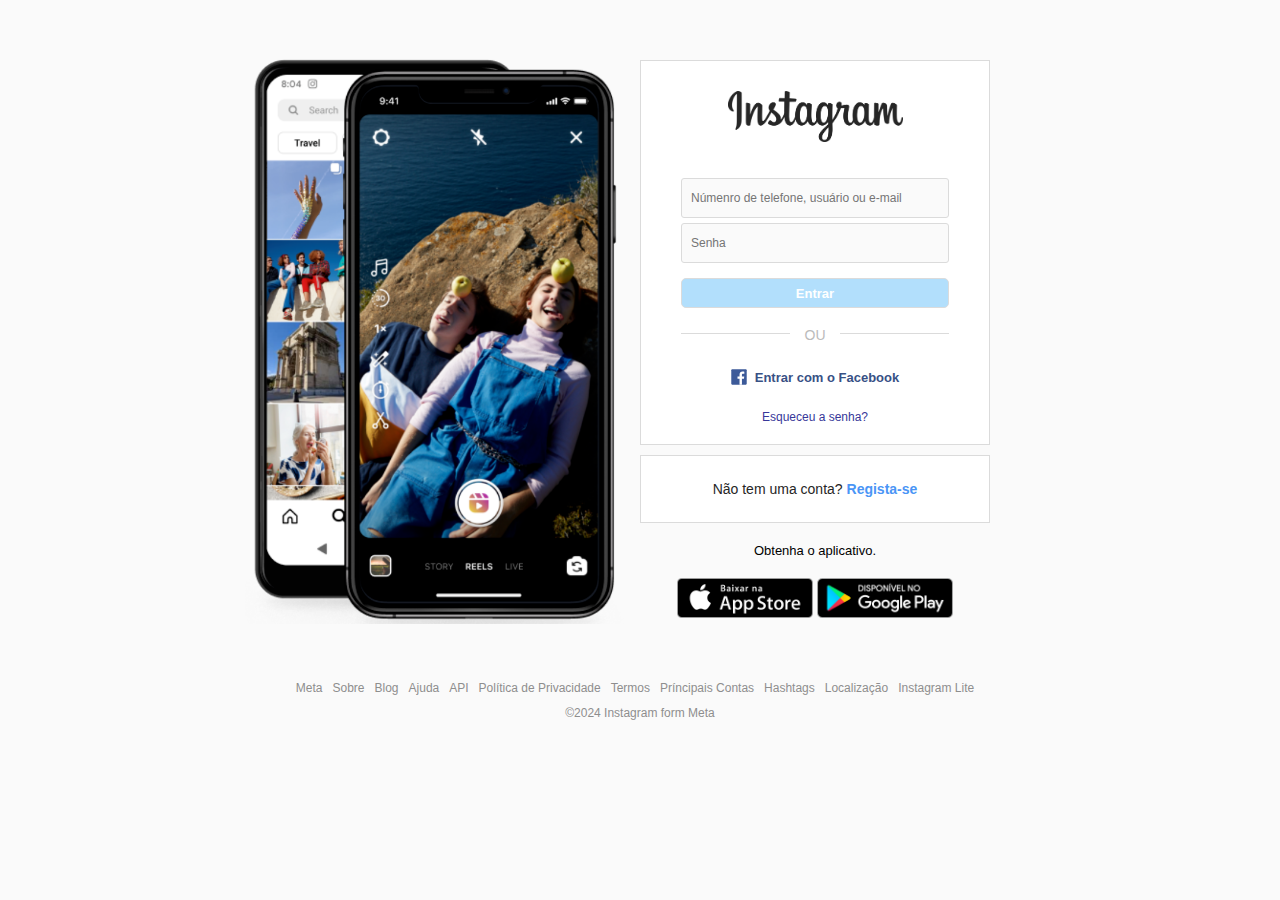
<file: 10_CLONE_HOME_INSTA/index.html>
<!DOCTYPE html>
<html lang="en">
<head>
    <meta charset="UTF-8">
    <meta http-equiv="X-UA-Compatible" content="ie=edge">
    <meta name="viewport" content="width=device-width, initial-scale=1.0">
    <title>Intagram</title>
    <link rel="stylesheet" href="css/styles.css">
</head>
<body>
    <main>
        <div id="main-container">
            <!-- Banner Container -->
            <div id="banner-container">
                <img src="img/banner2.png" alt="Crie uma conta no Instagram">
            </div>
            <!-- Login e Registro -->
            <div id="form-container">
                <div id="form-box">
                    <img id="logo-insta" src="img/logo_instagram.png" alt="Instagram">
                    <form id="login-form">
                        <input type="text" name="username" placeholder="Númenro de telefone, usuário ou e-mail">
                        <input type="password" name="password" placeholder="Senha">
                        <input type="submit" value="Entrar">
                    </form>
                    <div class="separator">
                        <div class="line"></div>
                        <span>Ou</span>
                    </div>
                    <div id="other-links">
                        <div id="facebook-login">
                            <a href="https://www.facebook.com/?locale=pt_BR" target="_blank">
                                <img src="img/logo_facebook.svg" alt="Facebook Login">
                                <span>Entrar com o Facebook</span>
                            </a>
                        </div>
                        <div id="forgot-pass">
                            <a href="#">Esqueceu a senha?</a>
                        </div>
                    </div>
                </div>
                <div id="register-container">
                    <p>Não tem uma conta? <a href="#">Regista-se</a></p>
                </div>
                <div id="get-app-container">
                    <p>Obtenha o aplicativo.</p>
                    <a href="https://apps.apple.com/us/app/instagram/id389801252">
                        <img src="img/apple_btn.png" alt="Apple Store">
                    </a>
                    <a href="https://play.google.com/store/apps/details?id=com.instagram.android&hl=pt_BR">
                        <img src="img/gplay_btn.png" alt="Google Play">
                    </a>
                </div>
            </div>
        </div>
    </main>
    <footer>
        <nav>
            <ul id="footer-links">
                <li><a href="https://about.meta.com/?utm_source=about.facebook.com&utm_medium=redirect&locale=pt_BR">Meta</a></li>
                <li><a href="https://about.meta.com/?utm_source=about.facebook.com&utm_medium=redirect" target="_blank">Sobre</a></li>
                <li><a href="#">Blog</a></li>
                <li><a href="#">Ajuda</a></li>
                <li><a href="https://developers.facebook.com/docs/?locale=pt_BR">API</a></li>
                <li><a href="https://www.facebook.com/privacy/policy/?entry_point=data_policy_redirect&entry=0">Política de Privacidade</a></li>
                <li><a href="https://www.facebook.com/policies_center/">Termos</a></li>
                <li><a href="#">Príncipais Contas</a></li>
                <li><a href="#">Hashtags</a></li>
                <li><a href="#">Localização</a></li>
                <li><a href="https://www.facebook.com/lite/?locale=pt_BR">Instagram Lite</a></li>
            </ul>
        </nav>
        <p id="copyright">&copy;2024 Instagram form Meta</p>
    </footer>
</body>
</html>
</file>
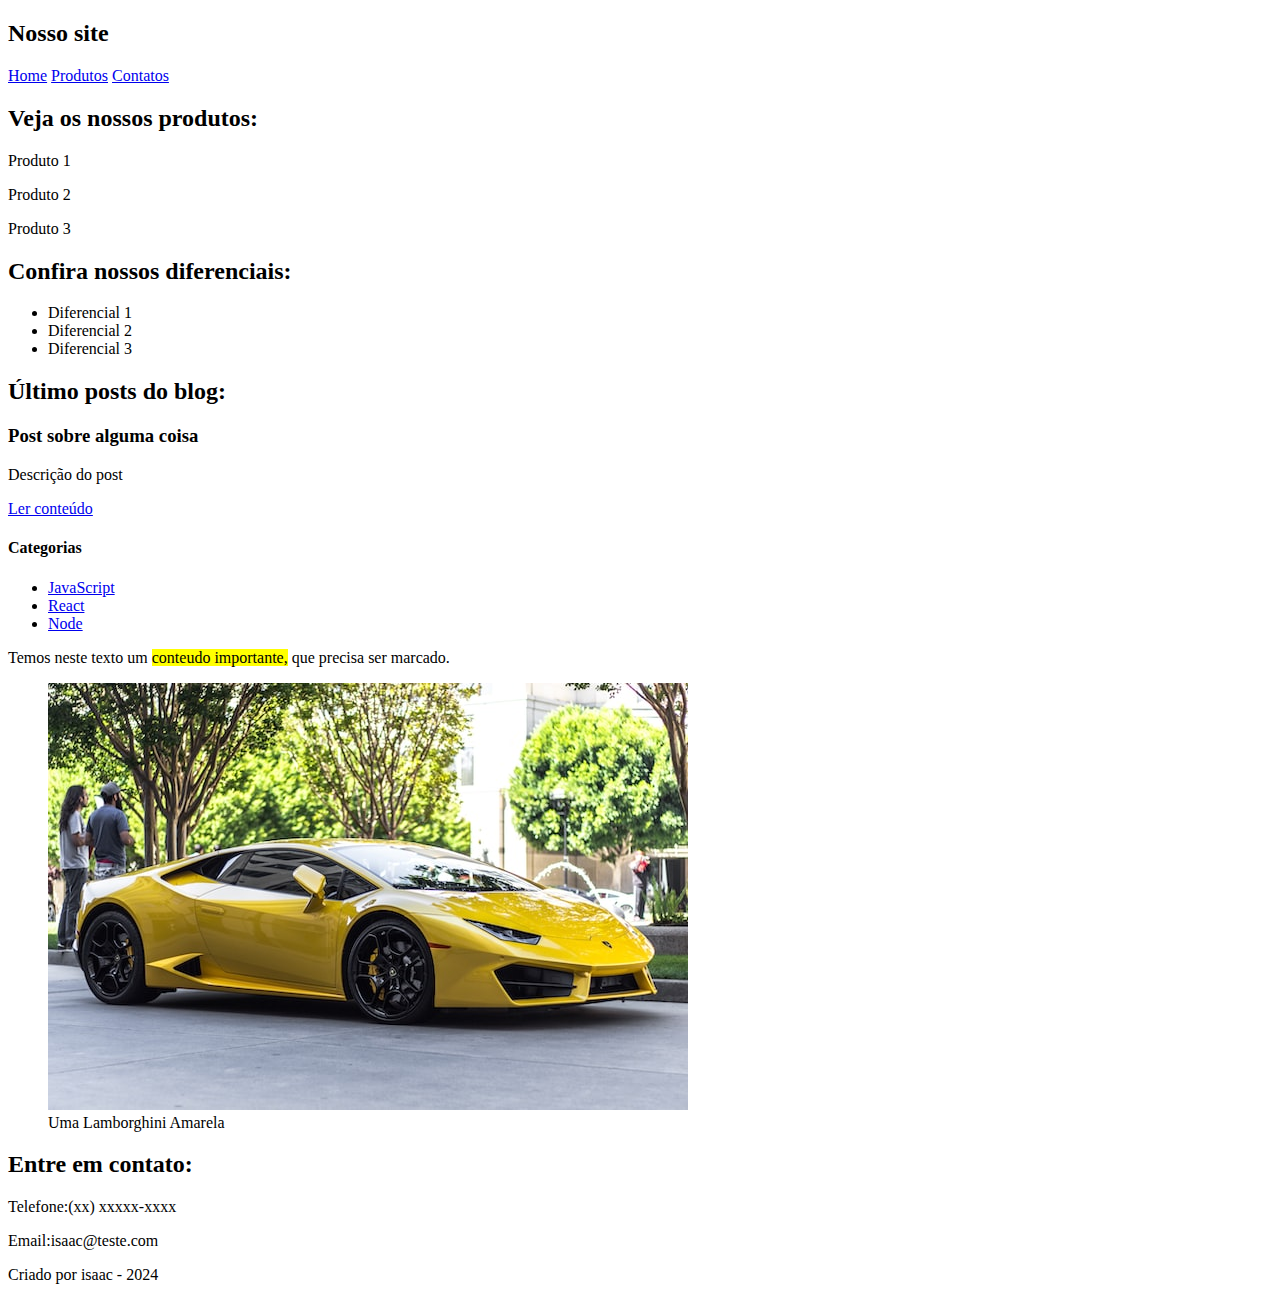
<file: 11_HTML_SEMANTICO/index.html>
<!DOCTYPE html>
<html lang="en">
<head>
    <meta charset="UTF-8">
    <meta name="viewport" content="width=device-width, initial-scale=1.0">
    <title>HTML SEMANTICO</title>

    <!-- O que é html semântico?
        Tags de HTML que dão significado ao elemento;
        Isso ajuda a estruturar melhor nosso site;
        Contribui para o SEO da nossa página;
        Exemplos de elementos não  semanticos:div, span;
        Exemplos de elementos semanticos: main, section, article;
    -->
</head>
<body>
    <!-- Header 
        A tag de header é utilizada para um conteudo
        introdução ou link de navegação;
        Geralmente tem elementos como: headings, logo, informação
        do autor do post/pagina;
        Podemos ter mais de um header por pagina; 
    -->
    <!-- 3 header -->
    <header>
        <h2>Nosso site</h2>
        <!-- 5 nav -->
        <nav>
           
            <a href="#">Home</a>
            <a href="#">Produtos</a>
            <a href="#">Contatos</a>
        </nav>
    </header>

    <!-- main 
        A tag main é a que contém o conteudo principalda pagina;
        Não podemos utilizar mais de uma tag main por pagina;
        O conteudo de main deve ser unico, e não repetido ao longo da pagina;
    -->
    <!-- 8 main -->
    <main>
        <!-- Section 
        A tag section define uma seção no documento;
        Geralmente um agrupamento por categorias, exemplo:seção dos produtos, seção de contato;
        Provalvelmente um elemento que será utilizado muitas vezesem um projeto; 
    -->
    <!-- 1 section -->
    <section>
        <h2>Veja os nossos produtos:</h2>
        <p>Produto 1</p>
        <p>Produto 2</p>
        <p>Produto 3</p>
    </section>
    <section>
        <h2>Confira nossos diferenciais:</h2>
        <ul>
            <li>Diferencial 1</li>
            <li>Diferencial 2</li>
            <li>Diferencial 3</li>
        </ul>
    </section>

    <!-- Article 
        A tag article é utilizada para elementos informativos;
        Podemos aplicar em: post de blog, comentarios, card de produtos;
        O conteúdo é individual, não fazendo rrelação com outro elemento ou article;
        Procurar sobre no MDN https://developer.mozilla.org/pt-BR/
    -->
    <!-- 2 article -->
    <section>
        <h2>Último posts do blog:</h2>
        <article>
            <h3>Post sobre alguma coisa</h3>
            <p>Descrição do post</p>
            <a href="#">Ler conteúdo</a>
        </article>
    </section>
    </main>
    
    <!-- aside 
        A tag aside é utilizada para criar conteudos ao lado do conteudo principal;
        O que fica dentro de aside precisa estar intiretamanete relacionado ao conteudoprincipal;
        Exemplo: Temos uma lista de produtos sendo exibida, em aside temos os filhos e ordenação; 
    -->
    <!-- 6 aside -->
    <aside>
        <h4>Categorias</h4>
        <ul>
            <li><a href="#">JavaScript</a></li>
            <li><a href="#">React</a></li>
            <li><a href="#">Node</a></li>
        </ul>
    </aside>

    <!-- 9 mark -->
    <p>Temos neste texto um <mark>conteudo importante,</mark> que precisa ser marcado.</p>

    <!-- figure e figcaption 
        As tags figure e figcaption são utilizadas em conjunto;
        Figure é o elemnento pai, e sua função é exibir alguma imagem na pagina;
        A imagem é inserida pela tag img;
        E figcaption serve de legende para a imagem;
    -->
    <!-- 7 figure - figcaption -->
     <figure>
        <img src="img/lambo.jpg" alt="Lamborghini">
        <figcaption>Uma Lamborghini Amarela</figcaption>
     </figure>

    <!-- footer 
        A tag footer é utilizada como rodapé de página, última seção do site;
        Mas também pode ser utilizado em outras tags, que precisem deste último elemento;
        Geralmente contém: informações sobre a empresa, copyright, dados de contato, sitemap;
    -->
    <!-- 4 footer -->
    <footer>
        <div>
            <h2>Entre em contato:</h2>
            <p>Telefone:(xx) xxxxx-xxxx</p>
            <p>Email:isaac@teste.com</p>
        </div>
        <p>Criado por isaac - 2024</p>
    </footer>
</body>
</html>
</file>
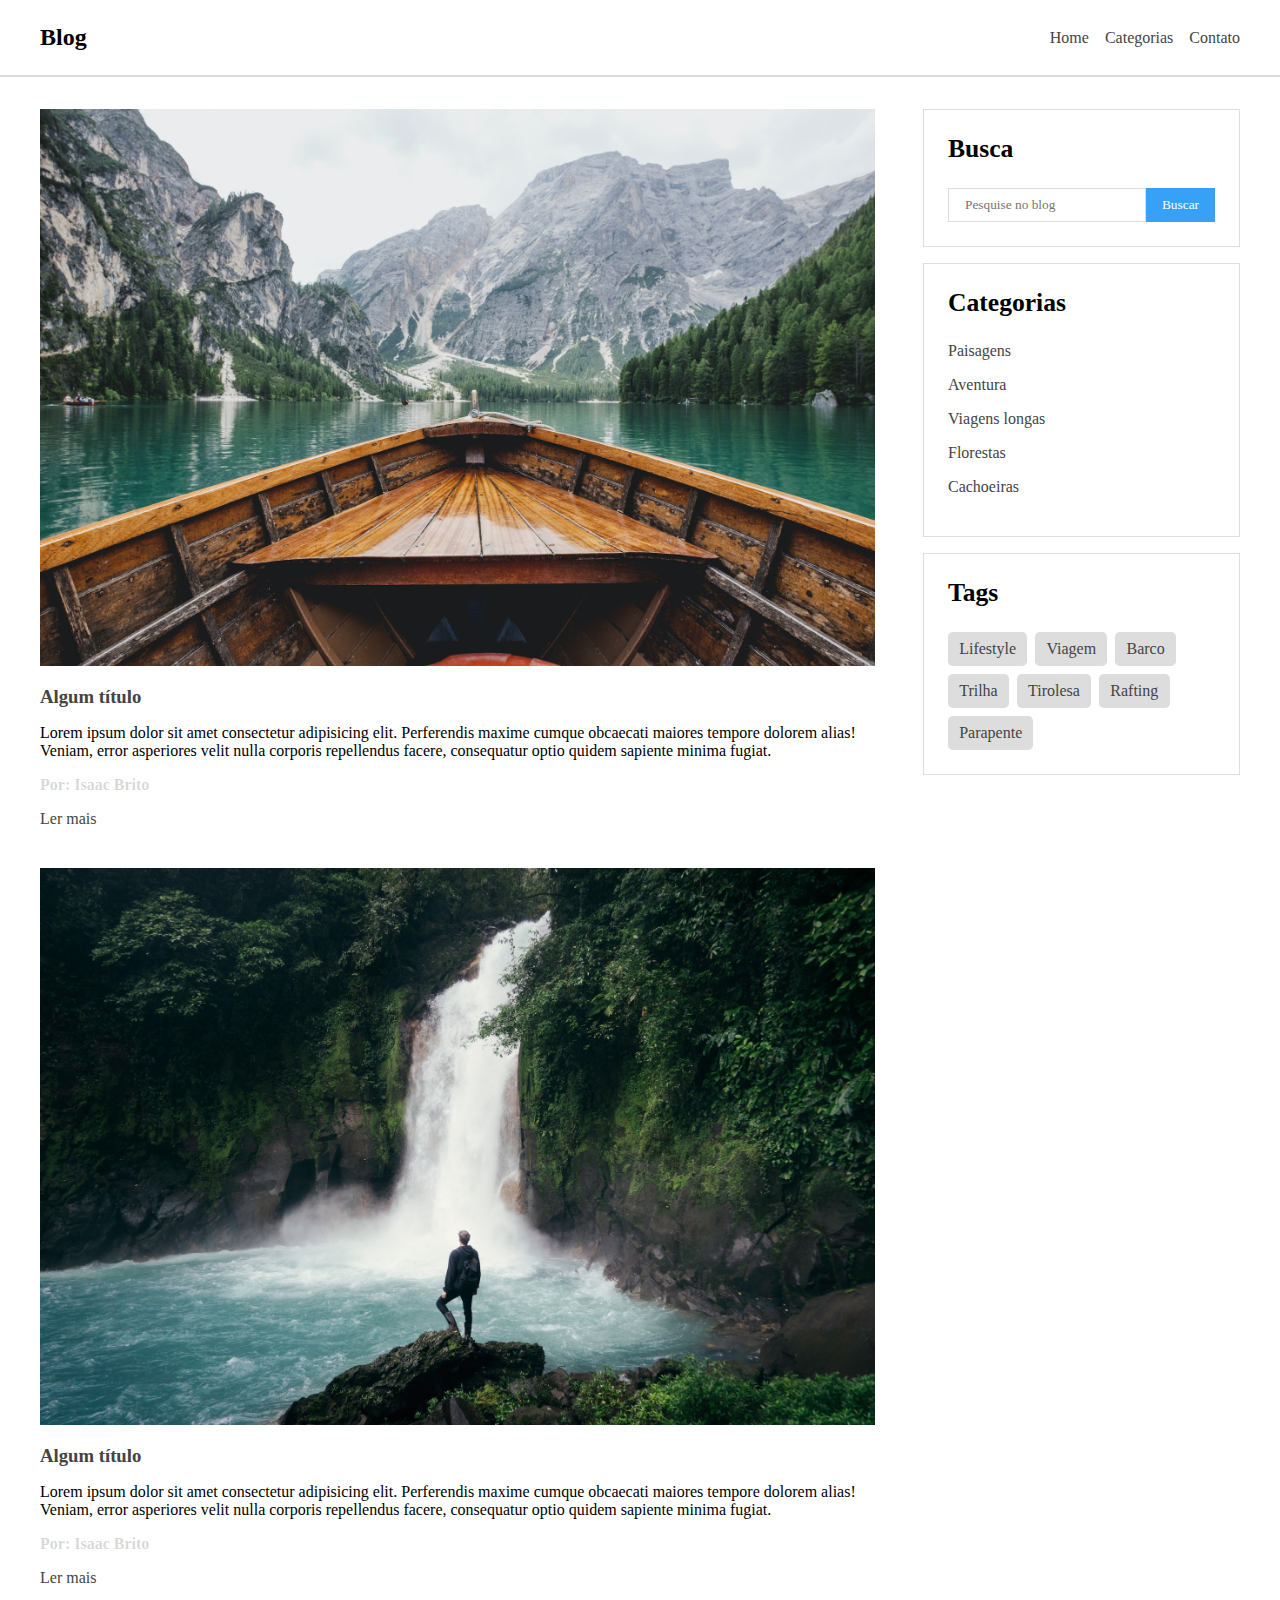
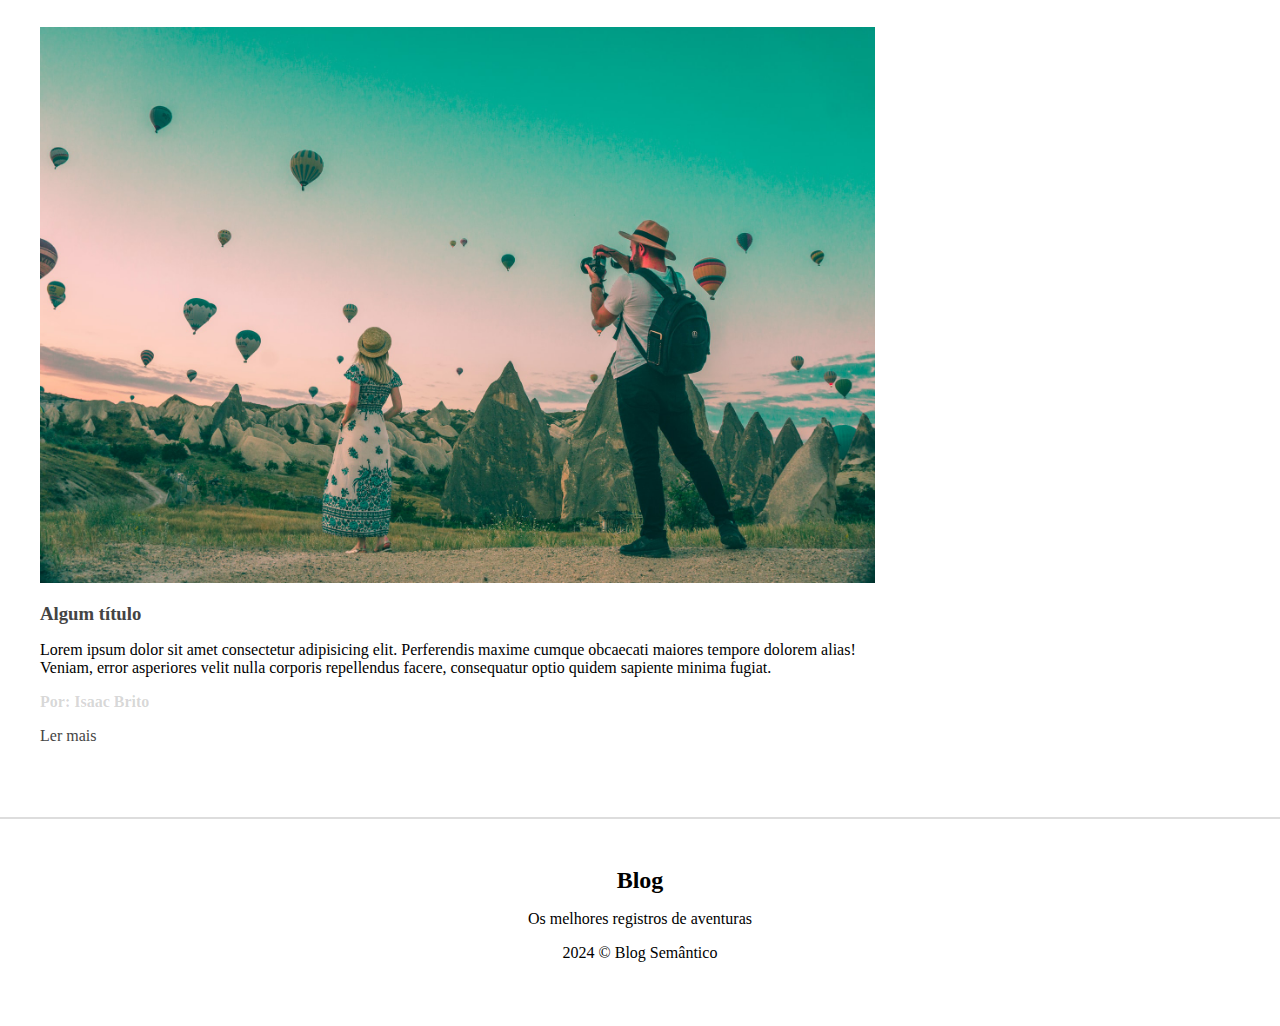
<file: 12_BLOG_pROJETO_HTML_SEMANTICO/index.html>
<!DOCTYPE html>
<html lang="en">
<head>
    <meta charset="UTF-8">
    <meta name="viewport" content="width=device-width, initial-scale=1.0">
    <title>Blog Semântico</title>
    <link rel="stylesheet" href="css/styles.css">
</head>
<body>
    <nav id="navbar">
        <div id="navbar-inner">
            <h2>Blog</h2>
            <ul id="nav-links">
                <li><a href="#">Home</a></li>
                <li><a href="#">Categorias</a></li>
                <li><a href="#">Contato</a></li>
            </ul>
        </div>
    </nav>
    <div class="container">
        <main id="posts-container">
            <article class="post">
                <img src="img/f1.jpg" alt="Passeio de barco">
                <h3 class="title"><a href="#">Algum título</a></h3>
                <p class="description">
                    Lorem ipsum dolor sit amet consectetur adipisicing elit. 
                    Perferendis maxime cumque obcaecati maiores tempore dolorem 
                    alias! Veniam, error asperiores velit nulla corporis repellendus 
                    facere, consequatur optio quidem sapiente minima fugiat.
                </p>
                <p class="author">Por: Isaac Brito</p>
                <a href="#">Ler mais</a>
            </article>
            <article class="post">
                <img src="img/f2.jpg" alt="Cachoeira">
                <h3 class="title"><a href="#">Algum título</a></h3>
                <p class="description">
                    Lorem ipsum dolor sit amet consectetur adipisicing elit. 
                    Perferendis maxime cumque obcaecati maiores tempore dolorem 
                    alias! Veniam, error asperiores velit nulla corporis repellendus 
                    facere, consequatur optio quidem sapiente minima fugiat.
                </p>
                <p class="author">Por: Isaac Brito</p>
                <a href="#">Ler mais</a>
            </article>
            <article class="post">
                <img src="img/f3.jpg" alt="Balões">
                <h3 class="title"><a href="#">Algum título</a></h3>
                <p class="description">
                    Lorem ipsum dolor sit amet consectetur adipisicing elit. 
                    Perferendis maxime cumque obcaecati maiores tempore dolorem 
                    alias! Veniam, error asperiores velit nulla corporis repellendus 
                    facere, consequatur optio quidem sapiente minima fugiat.
                </p>
                <p class="author">Por: Isaac Brito</p>
                <a href="#">Ler mais</a>
            </article>
        </main>
        <aside id="sidebar">
            <section id="search-bar">
                <h4>Busca</h4>
                <form>
                    <input type="text" placeholder="Pesquise no blog">
                    <input type="submit" value="Buscar">
                </form>
            </section>
            <section id="categories">
                <h4>Categorias</h4>
                <nav>
                    <ul>
                        <li><a href="#">Paisagens</a></li>
                        <li><a href="#">Aventura</a></li>
                        <li><a href="#">Viagens longas</a></li>
                        <li><a href="#">Florestas</a></li>
                        <li><a href="#">Cachoeiras</a></li>
                    </ul>
                </nav>
            </section>
            <section id="tags">
                <h4>Tags</h4>
                <div id="tags-container">
                    <a href="#">Lifestyle</a>
                    <a href="#">Viagem</a>
                    <a href="#">Barco</a>
                    <a href="#">Trilha</a>
                    <a href="#">Tirolesa</a>
                    <a href="#">Rafting</a>
                    <a href="#">Parapente</a>
                </div>
            </section>
        </aside>
    </div>
    <footer id="footer">
        <h2>Blog</h2>
        <p>Os melhores registros de aventuras</p>
        <p>2024 &copy; Blog Semântico</p>
    </footer>
</body>
</html>
</file>
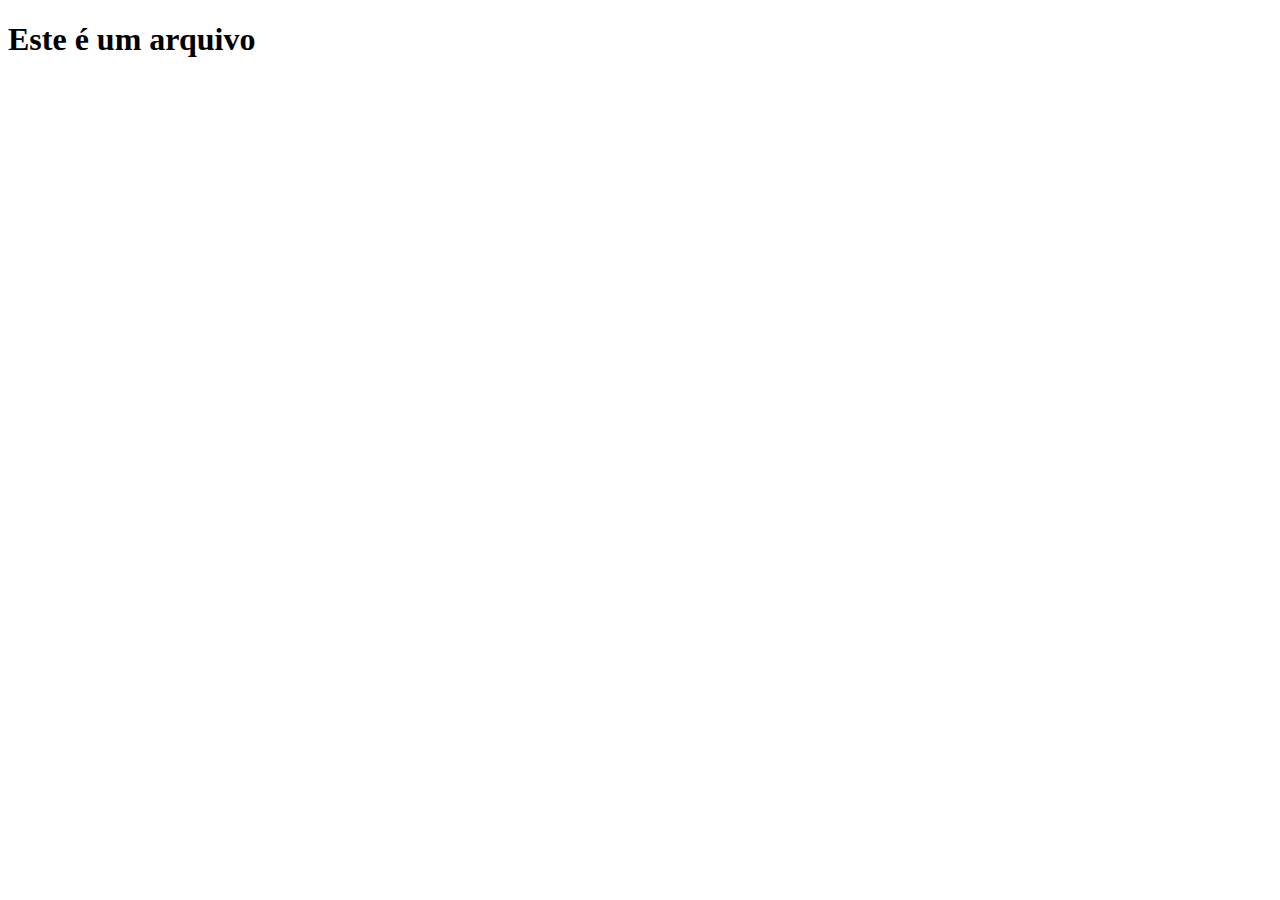
<file: 1_INTRO/index.html>
<!DOCTYPE html>
<html lang="en">
<head>
    <meta charset="UTF-8">
    <meta name="viewport" content="width=device-width, initial-scale=1.0">
    <title>Document</title>
</head>
<body>
    <h1>Este é um arquivo</h1>
</body>
</html>
</file>
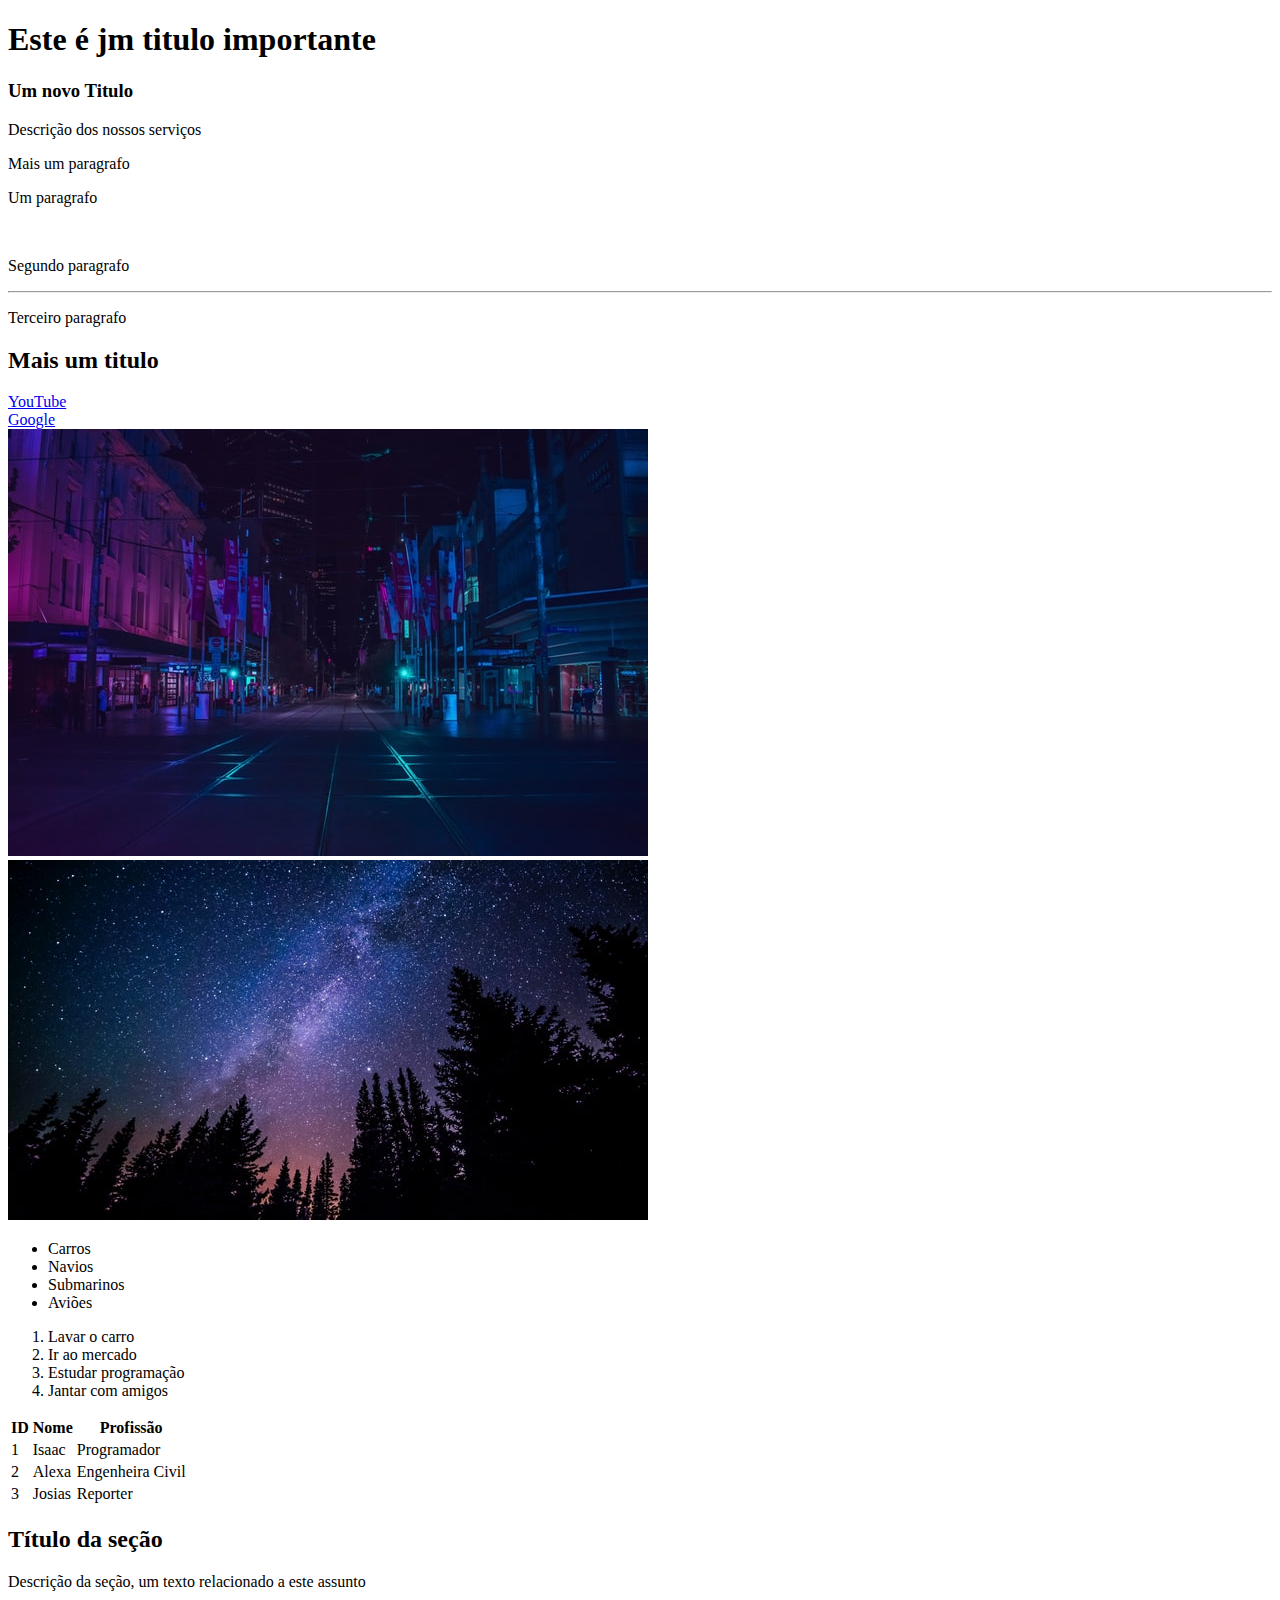
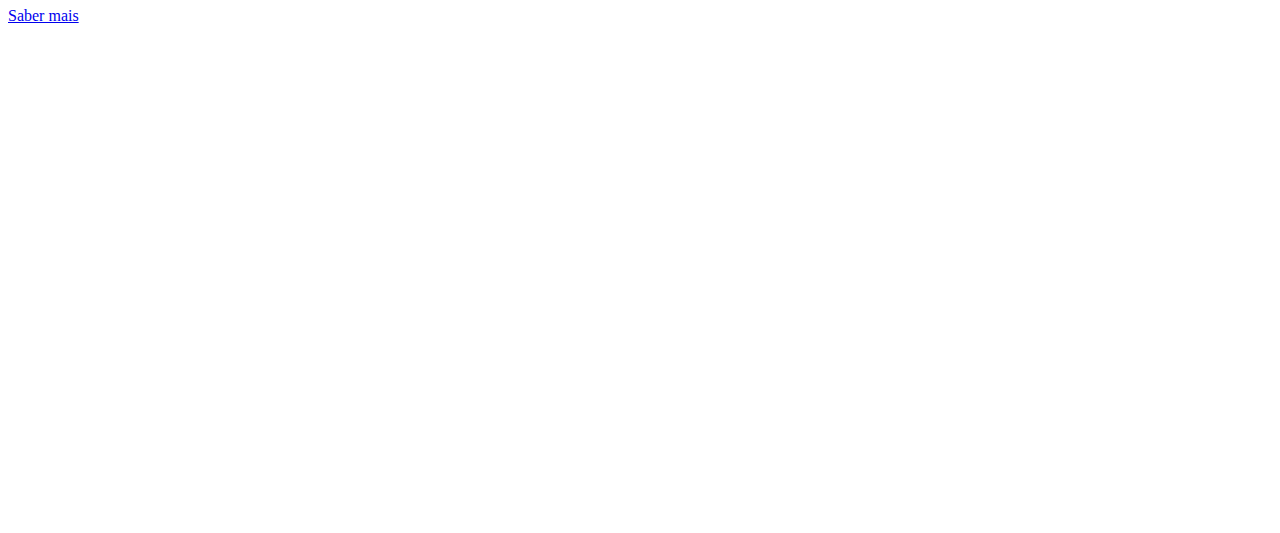
<file: 2_HTML/index.html>
<!DOCTYPE html>
<html lang="pt-BR">
<head>
    <meta charset="UTF-8">
    <meta name="viewport" content="width=device-width, initial-scale=1.0">
    <title>HTML Fundamentos</title>
</head>
<body style="padding-bottom: 500px;">
    <!-- 1 titulos -->
    <h1>Este é jm titulo importante</h1>
    <h3>Um novo Titulo</h3>

    <!-- 2 parágrafos -->
    <p>Descrição dos nossos serviços</p>
    <p>Mais um paragrafo</p>

    <!-- 3 tags sem conteudo      -->
    <!-- A teg <br/>  possui o recurso de quebrar a linha-->
    <!-- A teg <hr/> para linha horizontal -->
    <p>Um paragrafo</p>
    <br />
    <p>Segundo paragrafo</p>
    <hr />
    <p>Terceiro paragrafo</p>

    <!-- 4 comentarios -->
    <!-- Este é um comentario -->
    <h2>Mais um titulo</h2>
    <!-- Outro comentario -->

    <!-- 5 atributos -->
     <!--  teg a usada para colocar links -->
    <a href="https://www.youtube.com/">YouTube</a>
    <br>
    <!-- 6 Abrir  link nova aba -->
     <a href="https://google.com" target="_blank">Google</a>
    <!-- target=_blank faz com que o link abra em nova aba -->
    <br>

    <!-- 7 imagem -->
     <!-- img adiciona imagem a pagina -->
    <img src="img/city.jpg" alt="">

    <!-- 8 atributos alt -->
     <!-- Atributo alt usado para dar uma descrição a imagem -->
    <img src="img/nature.jpg" alt="Noite na Floresta">

    <!-- 9 listas não ordenadas -->
    <!-- criar listas -->
    <ul>
        <li>Carros</li>
        <li>Navios</li>
        <li>Submarinos</li>
        <li>Aviões</li>

    </ul>

    <!-- 10 listas ordenadas -->
    <!-- Listas ordenadas são importantes 
     para quando há um procedimento 
     ou passos a serem seguidos. -->
    <ol>
        <li>Lavar o carro</li>
        <li>Ir ao mercado</li>
        <li>Estudar programação</li>
        <li>Jantar com amigos</li>
    </ol>

    <!-- 11 tabelas -->
    <!-- precisa da tag table para criar tabelas; 
         cada linha é criada em uma tag tr, e os dados ficam em td; 
         No cabeçalho utilizamos a tag th;
    -->
    <table>
        <tr>
            <th>ID</th>
            <th>Nome</th>
            <th>Profissão</th>
        </tr>
        <tr>
            <td>1</td>
            <td>Isaac</td>
            <td>Programador</td>
        </tr>
        <tr>
            <td>2</td>
            <td>Alexa</td>
            <td>Engenheira Civil</td>
        </tr>
        <tr>
            <td>3</td>
            <td>Josias</td>
            <td>Reporter</td>
        </tr>
    </table>

    <!-- 12 Div -->
     <!-- tag div é utilizada para criar diviões no site 
          principal proposito é: encapsular elementos que
          estão conectados entre si 
     -->
    <div>
        <h2>Título da seção</h2>
        <p>Descrição da seção, um texto relacionado a este assunto</p>
        <a href="#">Saber mais</a>
    </div>

    
</body>
</html>
</file>
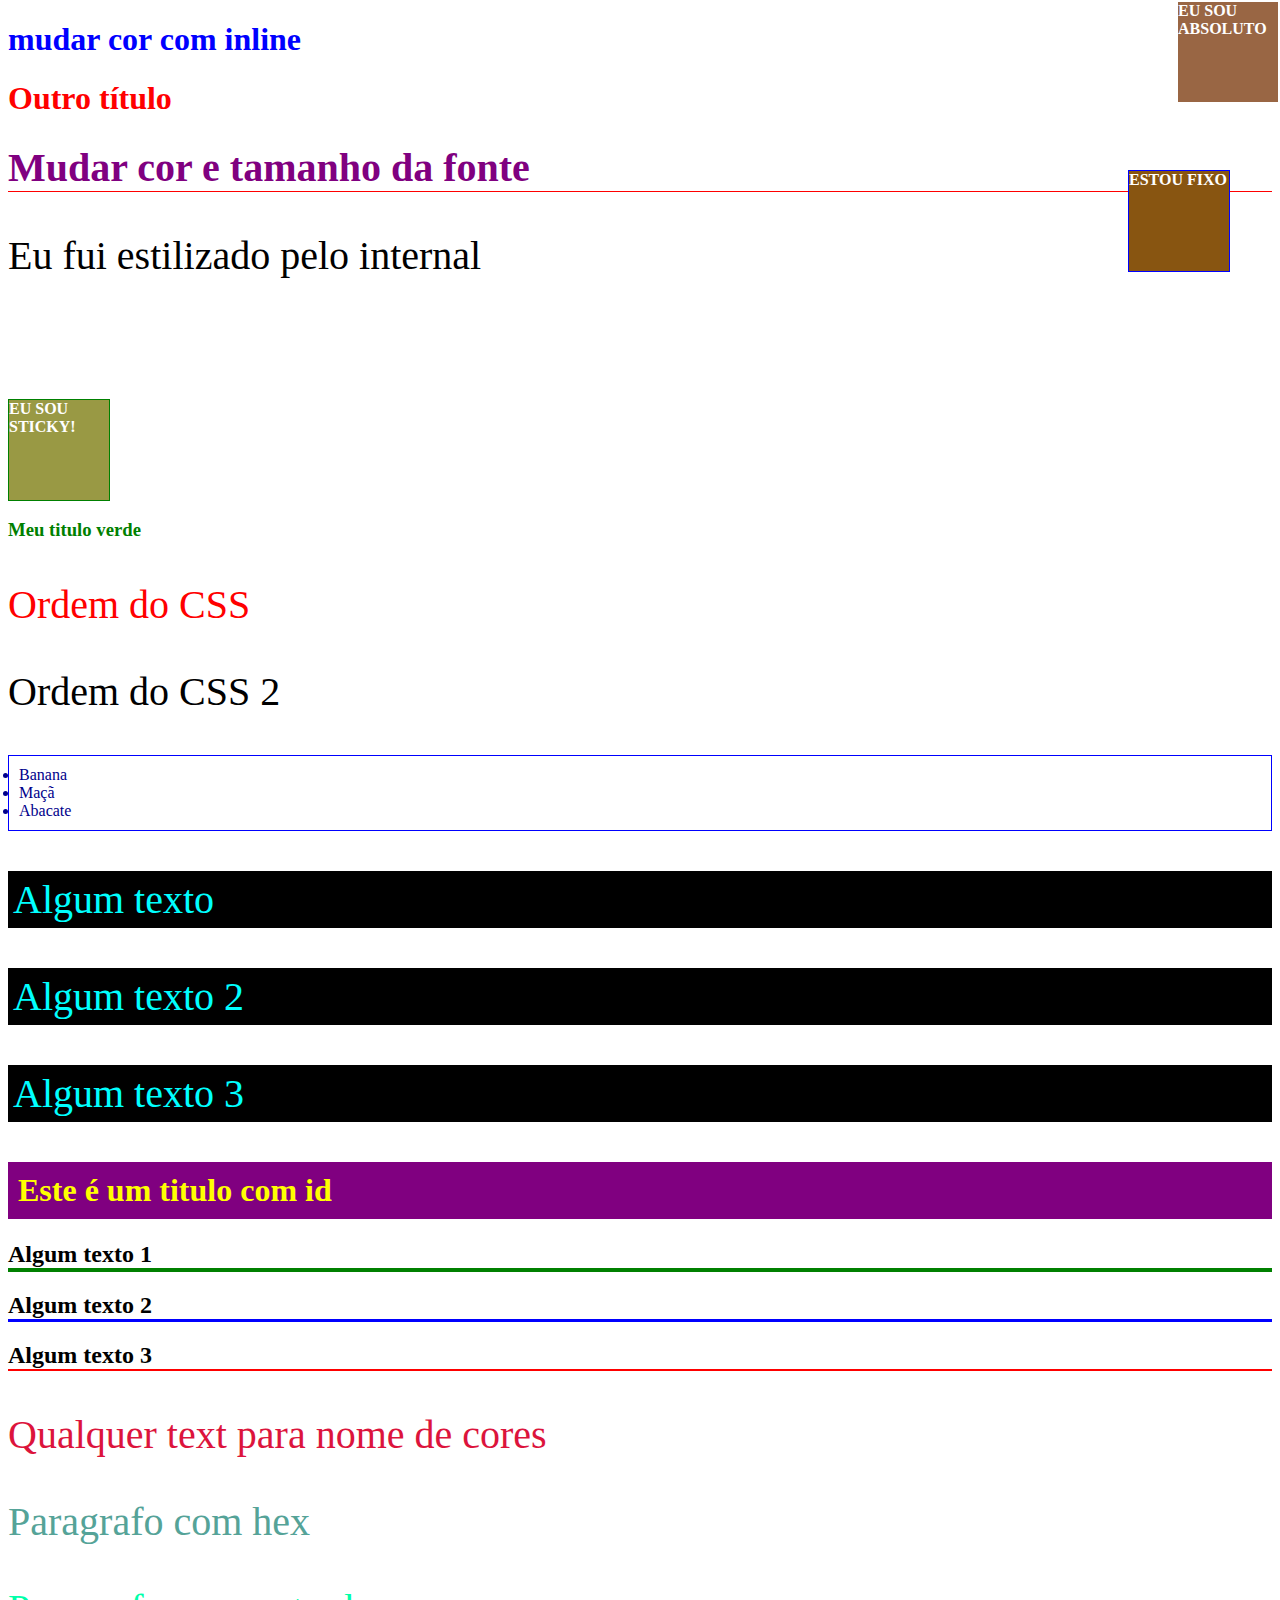
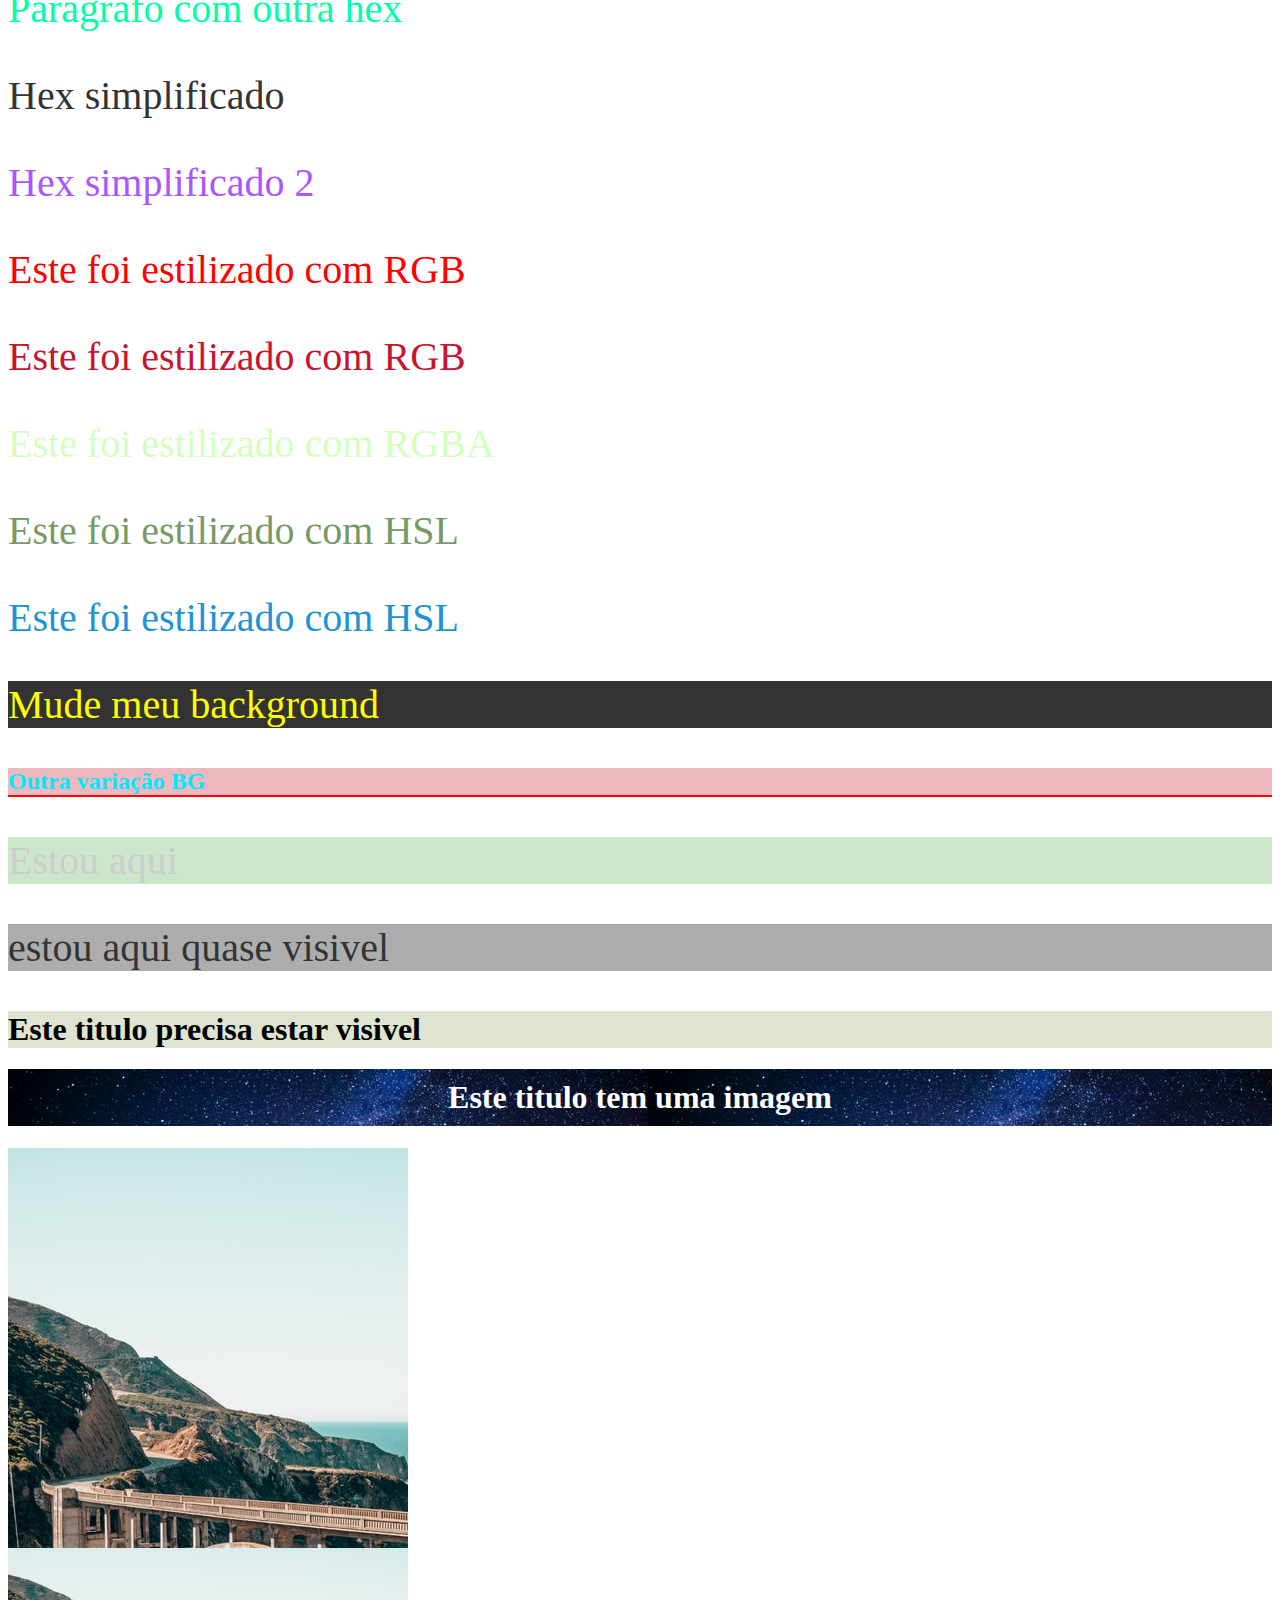
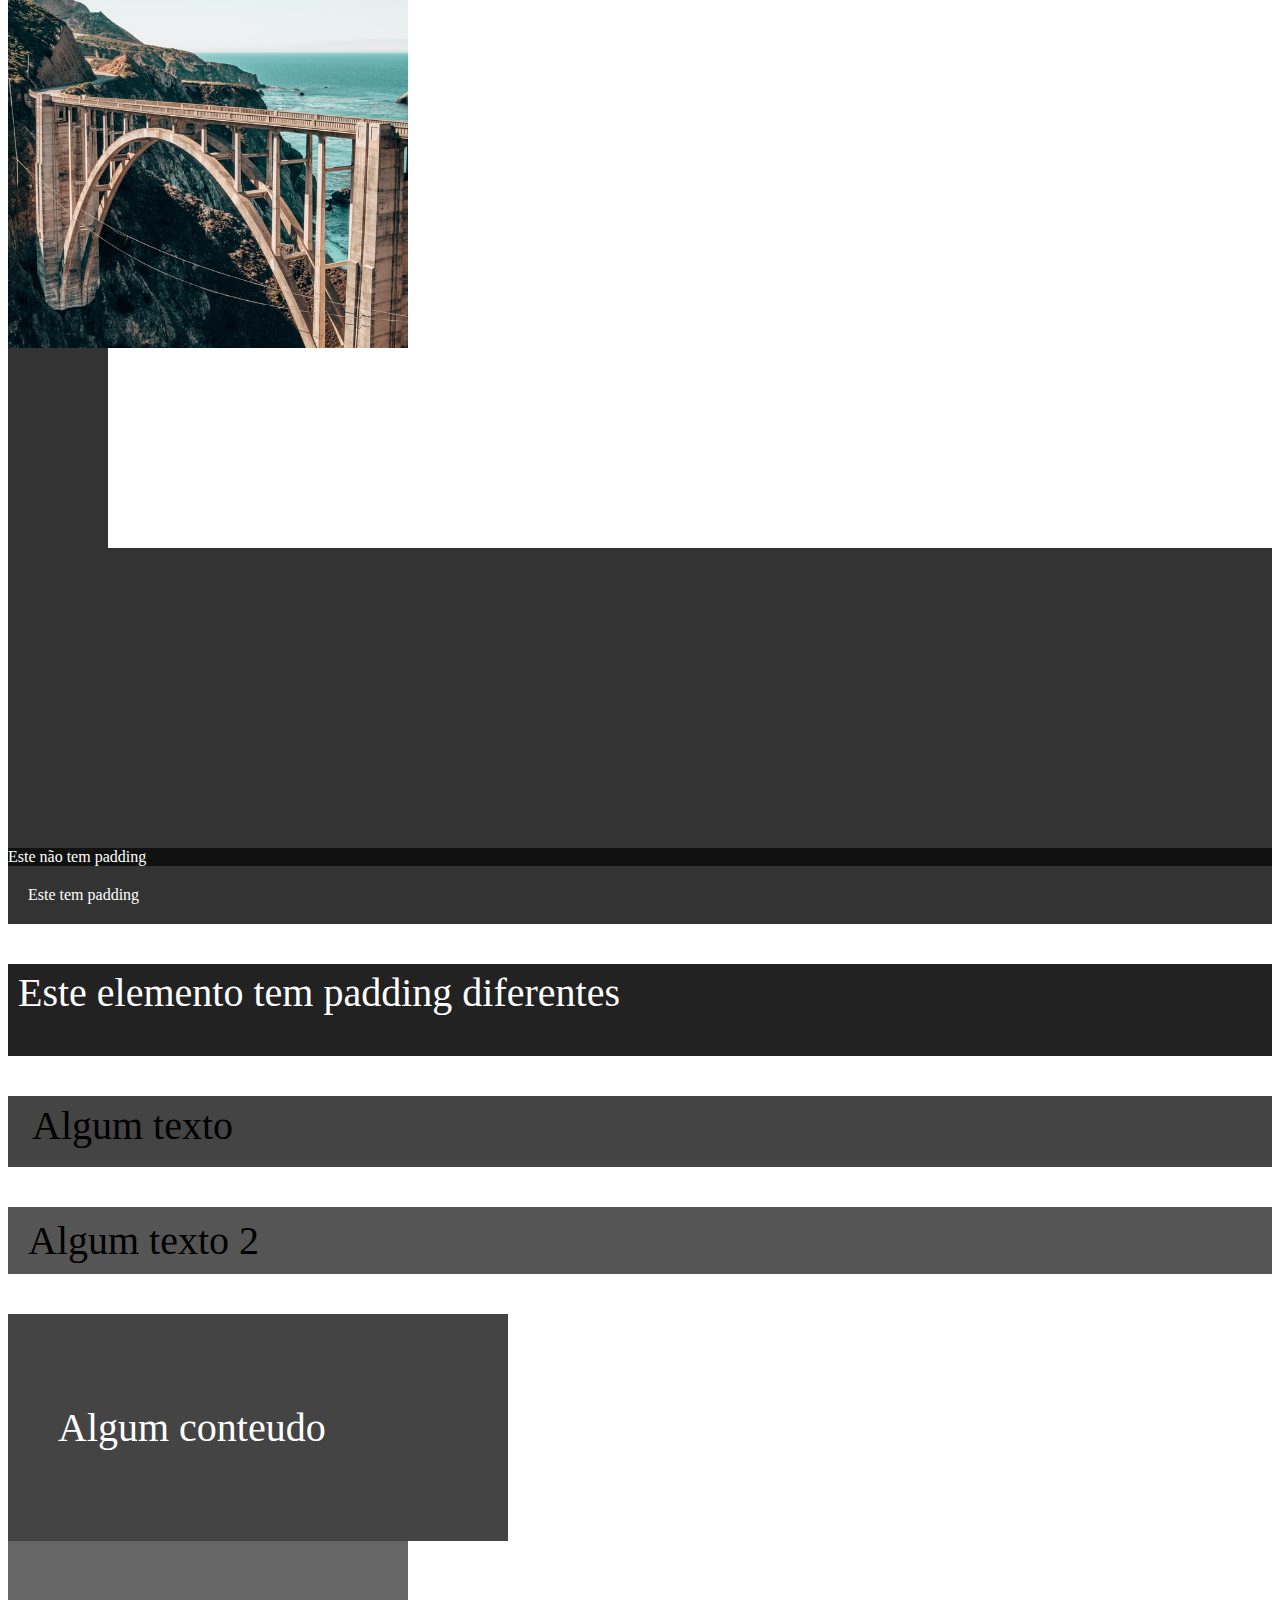
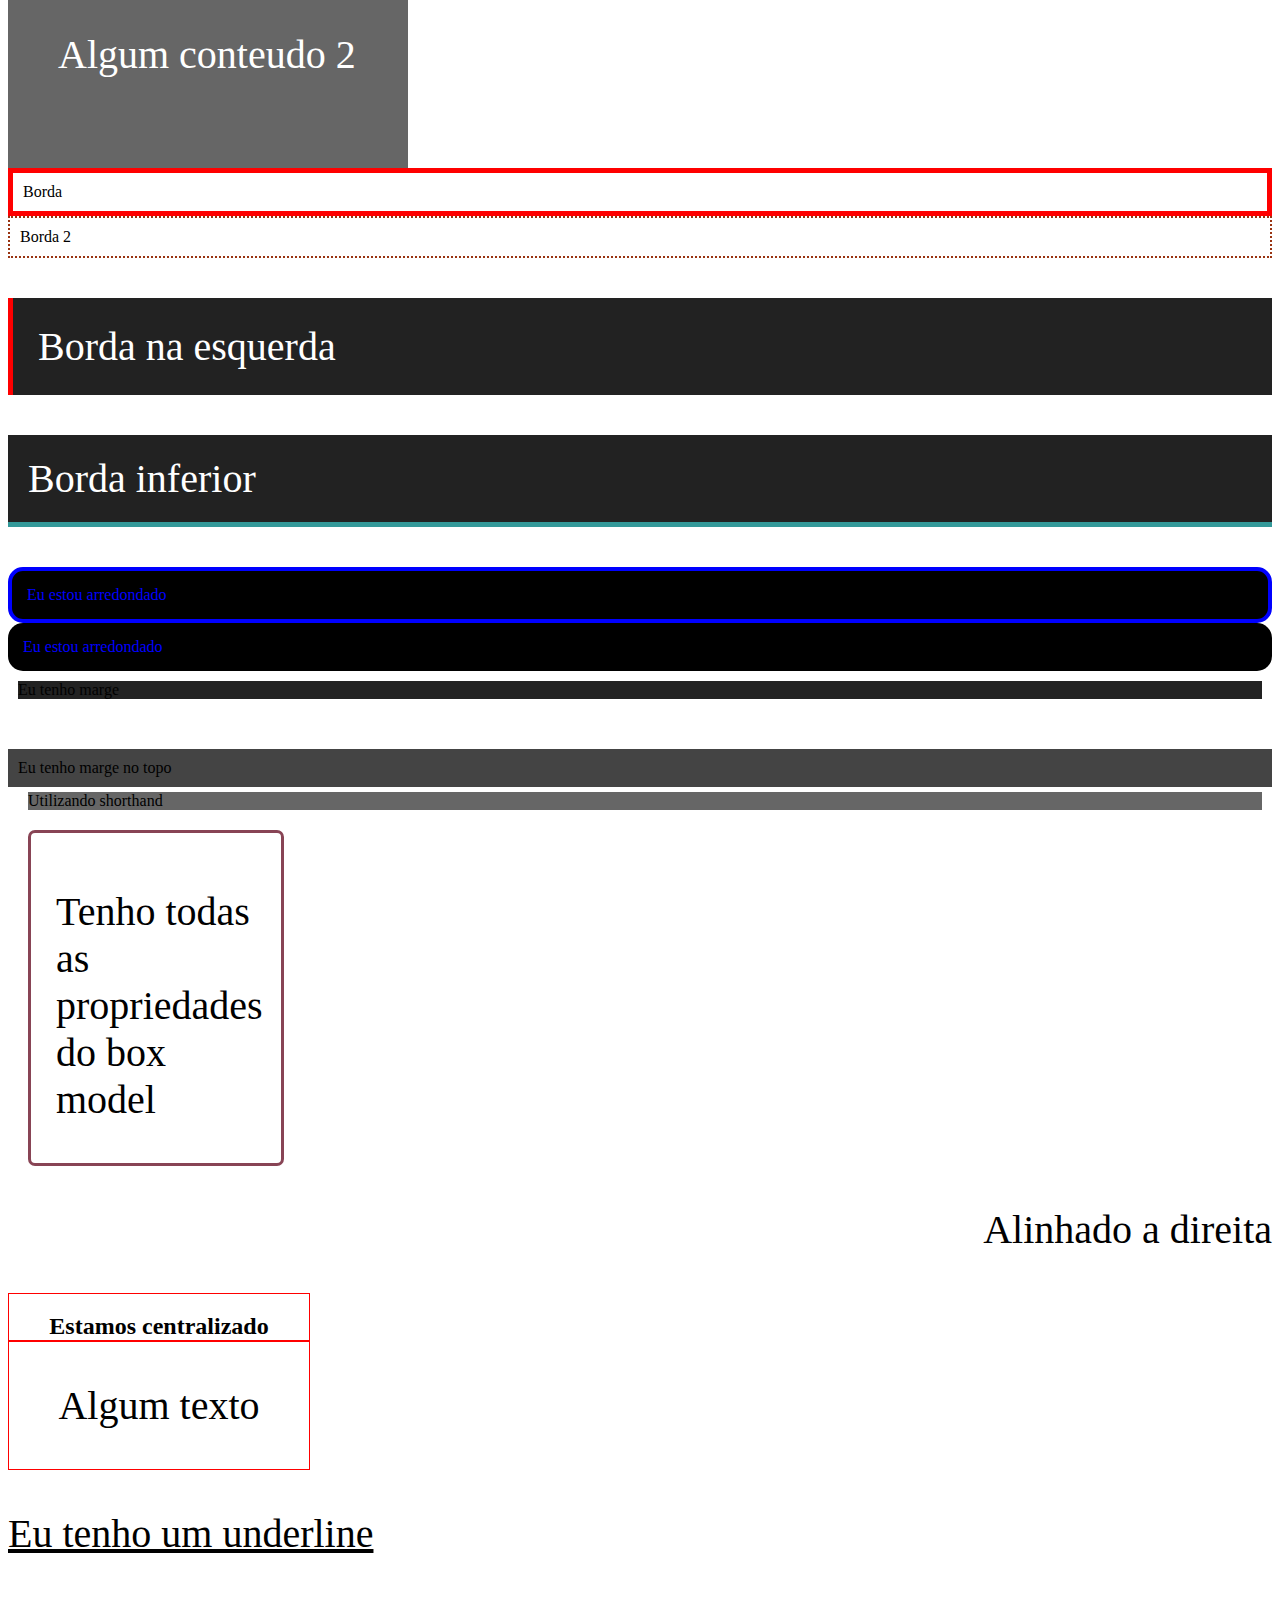
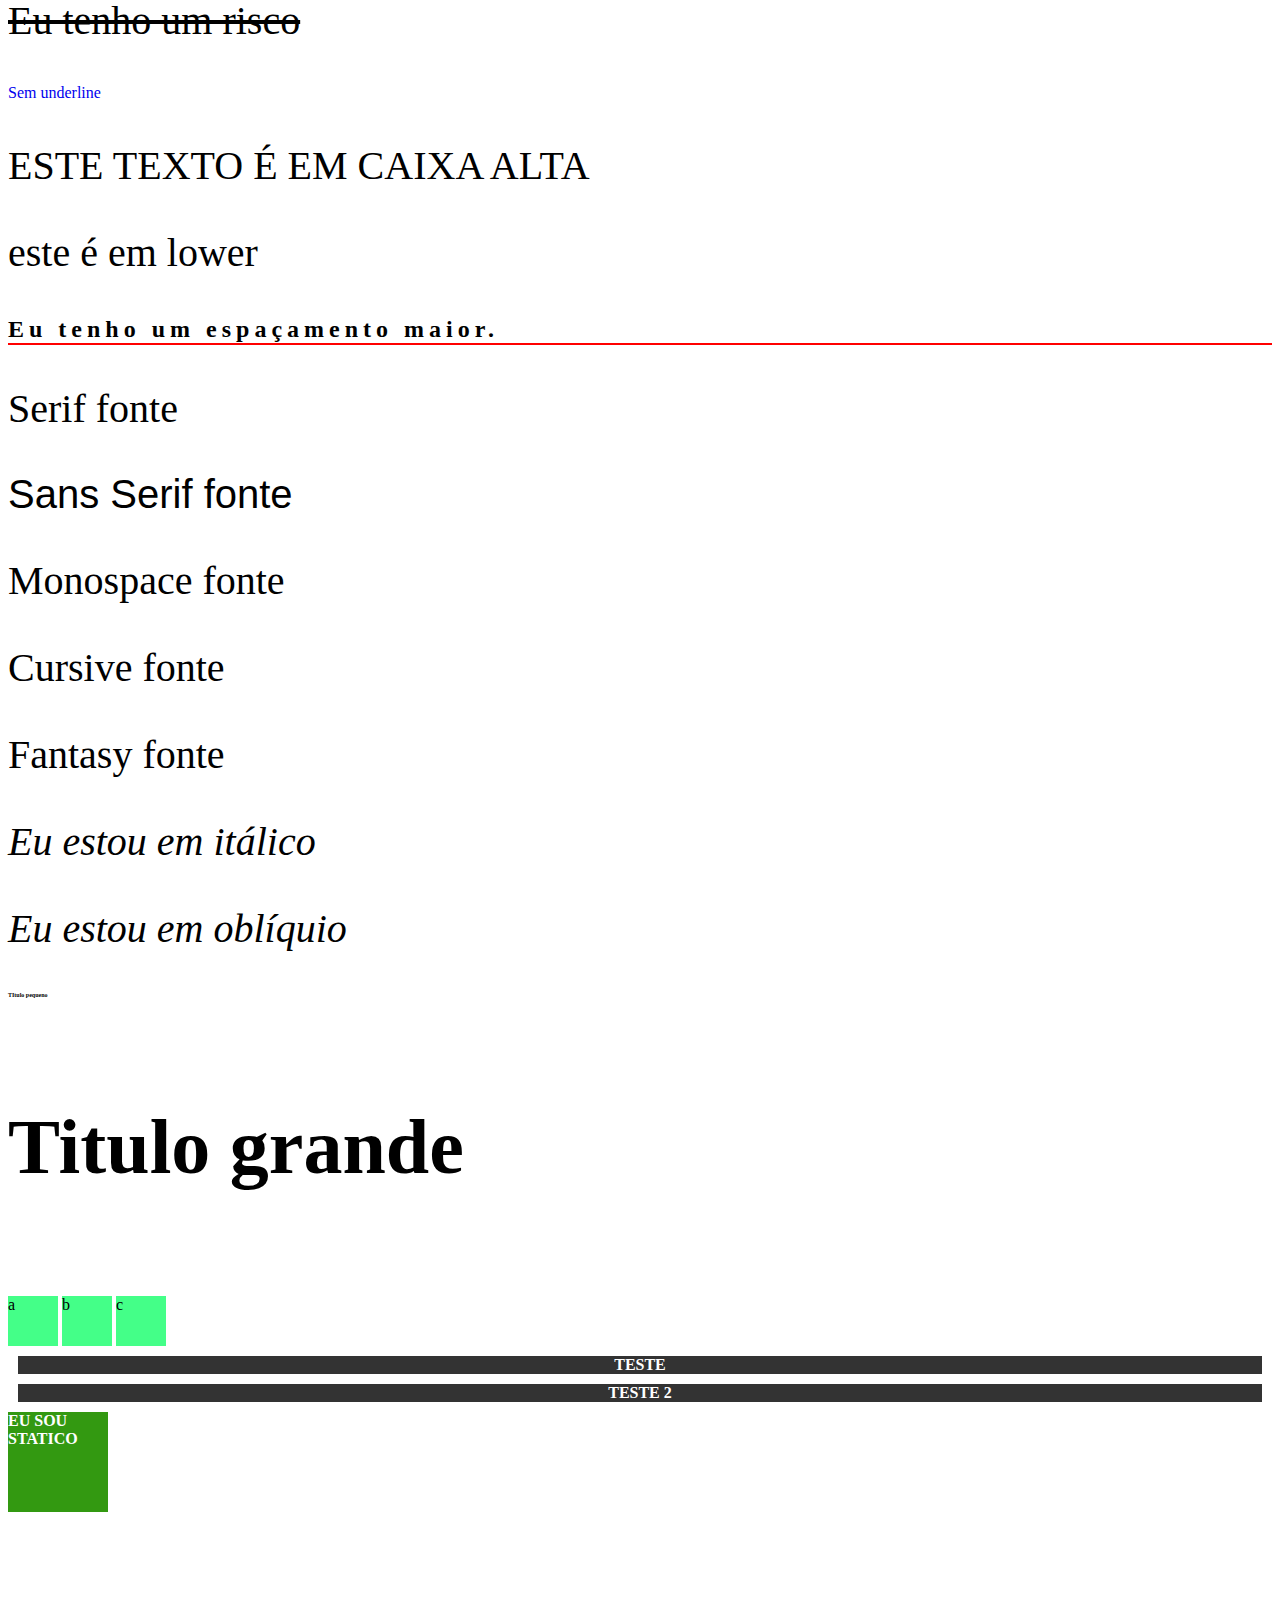
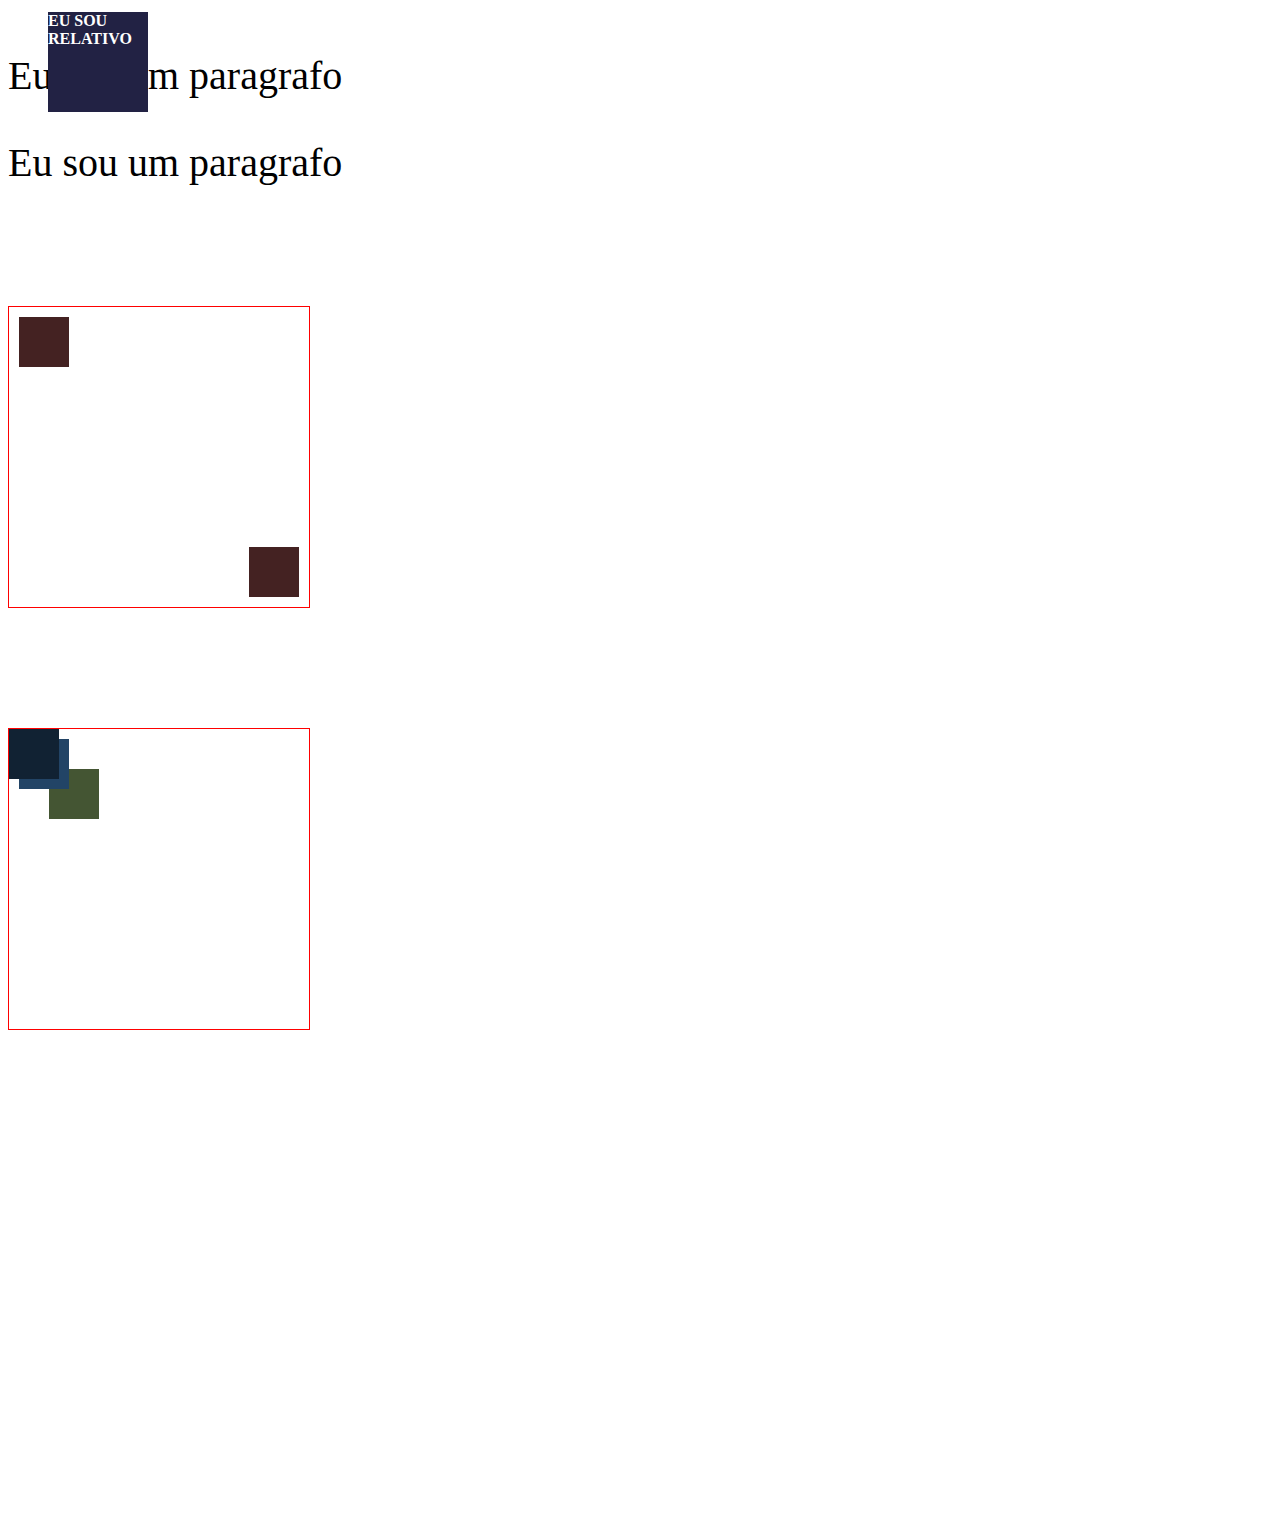
<file: 3_CSS/index.html>
<!DOCTYPE html>
<html lang="en">
<head>
    <meta charset="UTF-8">
    <meta name="viewport" content="width=device-width, initial-scale=1.0">
    <title>CSS</title>
    <!-- 3 internal CSS -->
     <style>
        P{
            /* color: darkviolet; */
            font-size: 40px;
        }
     </style>
        <!-- 4 Externalç CSS -->
        <!-- Cascading style sheets -->
     <link rel="stylesheet" href="css/style.css">
    <!-- Se o externo estiver a cima so style 
     será lido na sequencia o ultimo prevaleçe -->
     <link rel="stylesheet" href="css/lists.css">
</head>
<body>
        <!-- 1 Inline -->
        <h1 style="color: blue">mudar cor com inline</h1>
        <h1 style="color: red;">Outro título</h1>
        
        <!-- 2 Múltplas regras -->
        <h1 style="color: purple; font-size: 40px; border-bottom: 1px solid red;">Mudar cor e tamanho da fonte</h1>
        
        <!-- 3 Internal CSS -->
        <p>Eu fui estilizado pelo internal</p> 

        <!-- 47 sticky -->
        <div class="sticky">
            <span>Eu sou sticky!</span>
        </div>
        
        <!-- 4 Externalç CSS -->
        <h3>Meu titulo verde</h3>

        <!-- 5 Ordem do CSS -->
        <!-- O inline é mais forter e prevalece -->
        <p style="color: red;">Ordem do CSS</p>
        <p>Ordem do CSS 2</p>

        <!-- 6 multiplos CSS -->
        <ul>
            <li>Banana</li>
            <li>Maçã</li>
            <li>Abacate</li>
        </ul>

        <!-- 7 era um desafio mas ja resolvido -->

        <!-- 8 classes -->
        <p class="paragraph">Algum texto</p>
        <p class="paragraph">Algum texto 2</p>
        <p class="paragraph">Algum texto 3</p>

        <!-- 9 id -->
        <h1 id="exclusive-title">Este é um titulo com id</h1>

        <!-- 10 multiplas regras, ordem do CSS -->
        <h2 id="algum-titulo" class="titulo">Algum texto 1</h2>
        <h2 class="titulo">Algum texto 2</h2>
        <h2>Algum texto 3</h2>

        <!-- 11 nome de cor -->
        <p class="color-name">Qualquer text para nome de cores</p>

        <!-- 12 hex -->
        <p class="hex">Paragrafo com hex</p>
        <p class="hex-2">Paragrafo com outra hex</p>

        <!-- 13 mais sobre hex -->
        <p class="simple-hex">Hex simplificado</p>
        <p class="simple-hex-2">Hex simplificado 2</p>
        
        <!-- 14 RGB -->
        <p class="rgb">Este foi estilizado com RGB</p>
        <p class="mixed-rgb">Este foi estilizado com RGB</p>

        <!-- 15 RGBA -->
        <p class="rgba">Este foi estilizado com RGBA</p>
        
        <!-- 16 hsl -->
        <p class="hsl">Este foi estilizado com HSL</p>
        <p class="hsl-2">Este foi estilizado com HSL</p>

        <!-- 17 background-color -->
        <p class="bg">Mude meu background</p>
        <h2 class="bg-2">Outra variação BG</h2>

        <!-- 18 opacidade no bg -->
        <div class="bg-opacity">
            <p>Estou aqui</p>
        </div>

        <div class="bg-opacity-2">
            <p>estou aqui quase visivel</p>
        </div>

        <!-- 19 rgba com opacidade  -->
        <div class="rgba-opacity">
            <h1>Este titulo precisa estar visivel</h1>
        </div>

        <!-- 20 bg image -->
        <h1 class="bg-image">Este titulo tem uma imagem</h1>

        <!-- 21 centralizar img de bg -->
        <div class="not-centered-bg"></div>
        <div class="centered-bg"></div>

        <!-- 22 largura e altura -->
        <div class="height-width"></div>
        <div class="height-width-2"></div>

        <!-- 23 padding -->
        <div class="without-padding">Este não tem padding</div>
        <div class="padding">Este tem padding</div> 

        <!-- 24 padding individual -->
        <p class="padding-individual">Este elemento tem padding diferentes</p>

        <!-- 25 shorthand padding -->
        <p class="shorthand-padding">Algum texto</p>
        <p class="shorthand-padding-2">Algum texto 2</p>

        <!-- 26 padding com width -->
        <div class="without-border-box">
            <p>Algum conteudo</p>
        </div>
        <div class="border-box">
            <p>Algum conteudo 2</p>
        </div>

        <!-- 27 border -->
        <div class="border">Borda</div>
        <div class="border-2">Borda 2</div>

        <!-- 28 borda individual -->
        <p class="border-left">Borda na esquerda</p>
        <p class="border-bottom">Borda inferior</p>

        <!-- 29 borda arredondada -->
        <div class="rounded-p">Eu estou arredondado</div>
        <div class="rounded-p-2">Eu estou arredondado</div>

        <!-- 30 margem -->
        <div class="margin">Eu tenho marge</div>
        <div class="margin-top">Eu tenho marge no topo</div>
        <div class="margin-shorthand">Utilizando shorthand</div>

        <!-- 31  box model -->
        <div class="box-model">
            <p>Tenho todas as propriedades do box model</p>
        </div>

        <!-- 32 text-alignment -->
        <p class="text-alignment">Alinhado a direita</p>
        <div class="container-center">
            <h2>Estamos centralizado</h2>
            <p>Algum texto</p>
        </div>

        <!-- 33 text decoration -->
        <p class="underline">Eu tenho um underline</p>
        <p class="line-trough">Eu tenho um risco</p>
        <a href="#" class="remouve-underline">Sem underline</a>

        <!-- 34 text transform -->
        <p class="upper">Este texto é em caixa alta</p>
        <p class="lower">ESTE É EM LOWER</p>

        <!-- 35 letter spacing -->
        <h2 class="spacing">Eu tenho um espaçamento maior.</h2>

        <!-- 36 fontes -->
        <p class="serif">Serif fonte</p>
        <p class="sans-serif">Sans Serif fonte</p>
        <p class="monospace">Monospace fonte</p>
        <p class="cursive">Cursive fonte</p>
        <p class="fantasy">Fantasy fonte</p>

        <!-- 38 font style -->
        <p class="italic">Eu estou em itálico</p>
        <p class="oblique">Eu estou em oblíquio</p>

        <!-- 39 fint size -->
        <h4 class="small">TItulo pequeno</h4>
        <h4 class="big">Titulo grande</h4>

        <!-- 40 Display -->
        <div class="inline-box">a</div>
        <div class="inline-box">b</div>
        <div class="inline-box">c</div>
        <span class="block">Teste</span>
        <span class="block">Teste 2</span>

        <!-- 41 escondendo elementos -->
        <p class="invisible">Me encontre se puder</p>

        <!-- 42 static -->
        <div class="static">
            <span>Eu sou statico</span>
        </div>

        <!-- 43 relative -->
        <div class="relative">
            <span>Eu sou relativo</span>
        </div>
        <p>Eu sou um paragrafo</p>

        <!-- 44 absolute -->
        <div class="absolute">
            <span>Eu sou absoluto</span>
        </div>
        <p>Eu sou um paragrafo</p>

        <!-- 45 relative com absolute -->
        <div class="relative-container">
            <div class="absolute-1"></div>
            <div class="absolute-2"></div>
        </div>

        <!--  46 fixed -->
        <div class="fixed">
            <span>Estou fixo</span>
        </div>

        <!-- 48 z-indez -->
        <div class="relative-container">
            <div class="absolute-3"></div>
            <div class="absolute-4"></div>
            <div class="absolute-5"></div>
        </div>
</body>
</html>
</file>
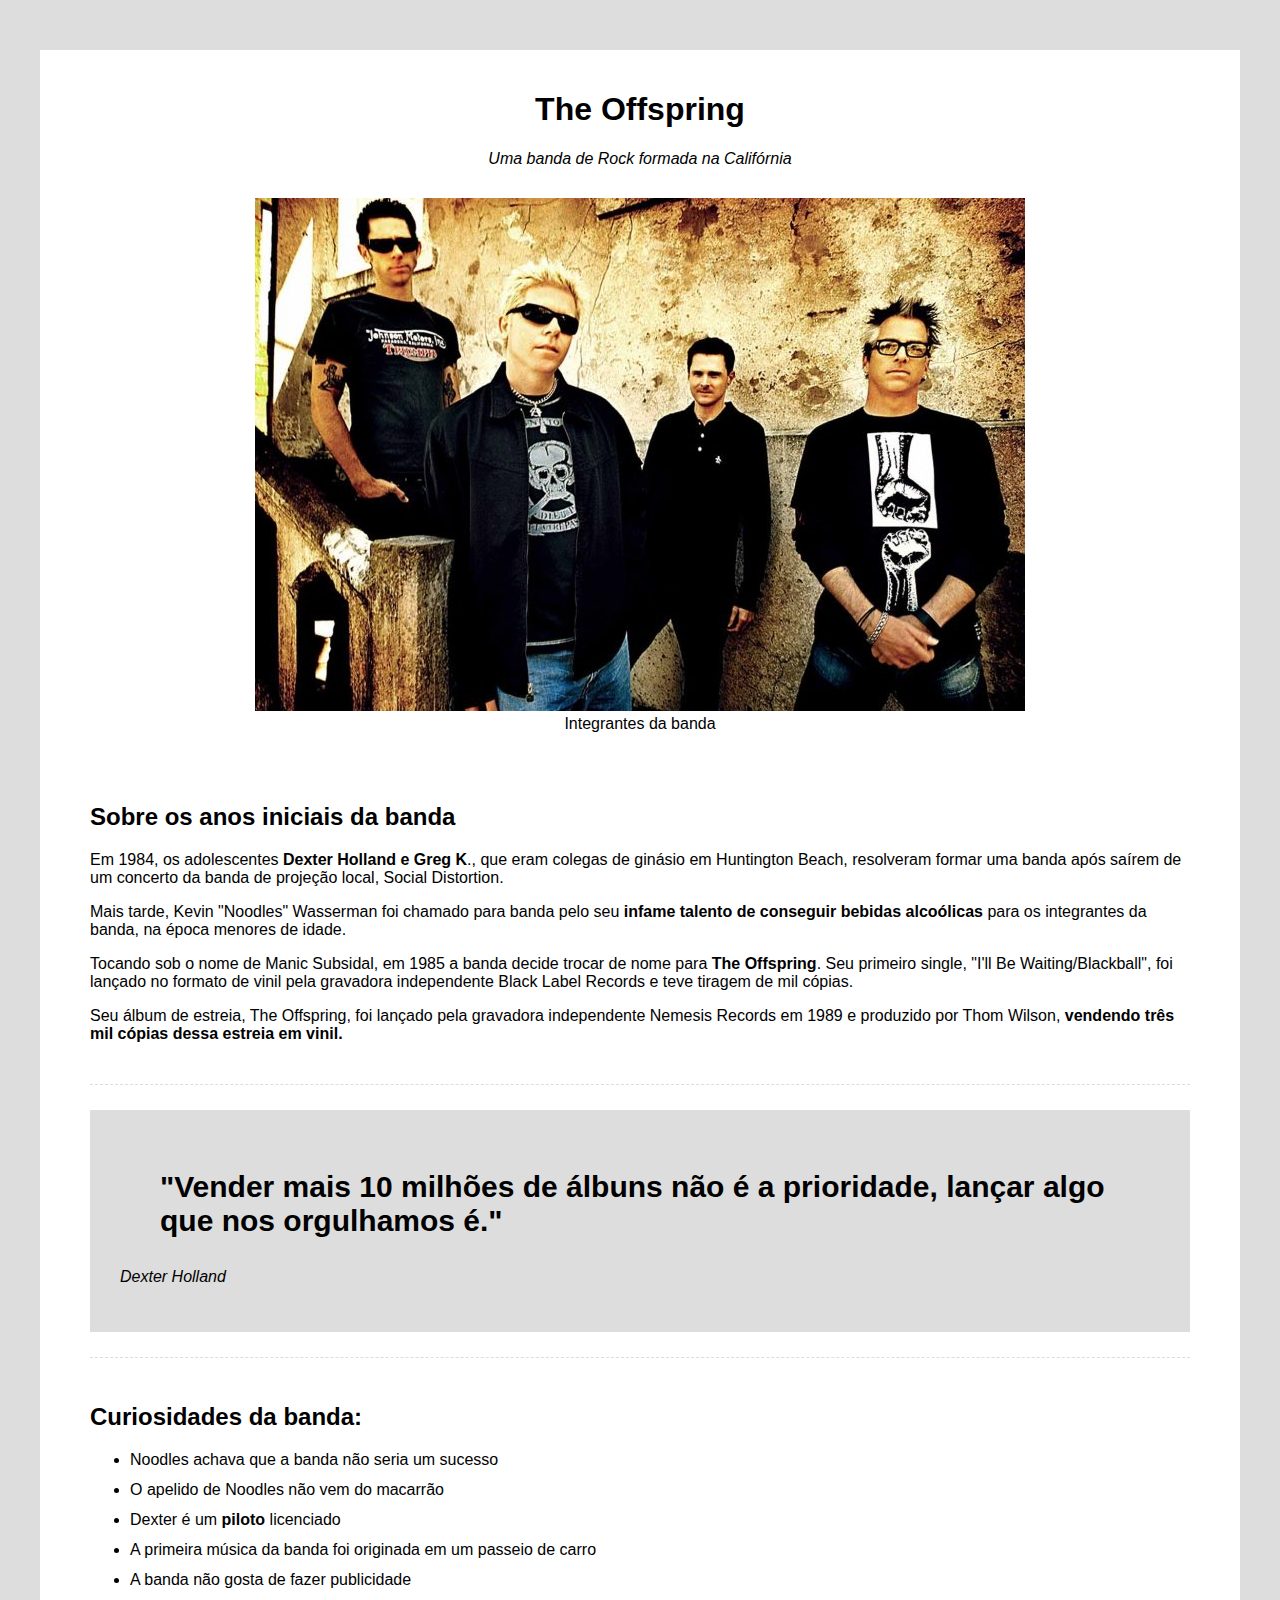
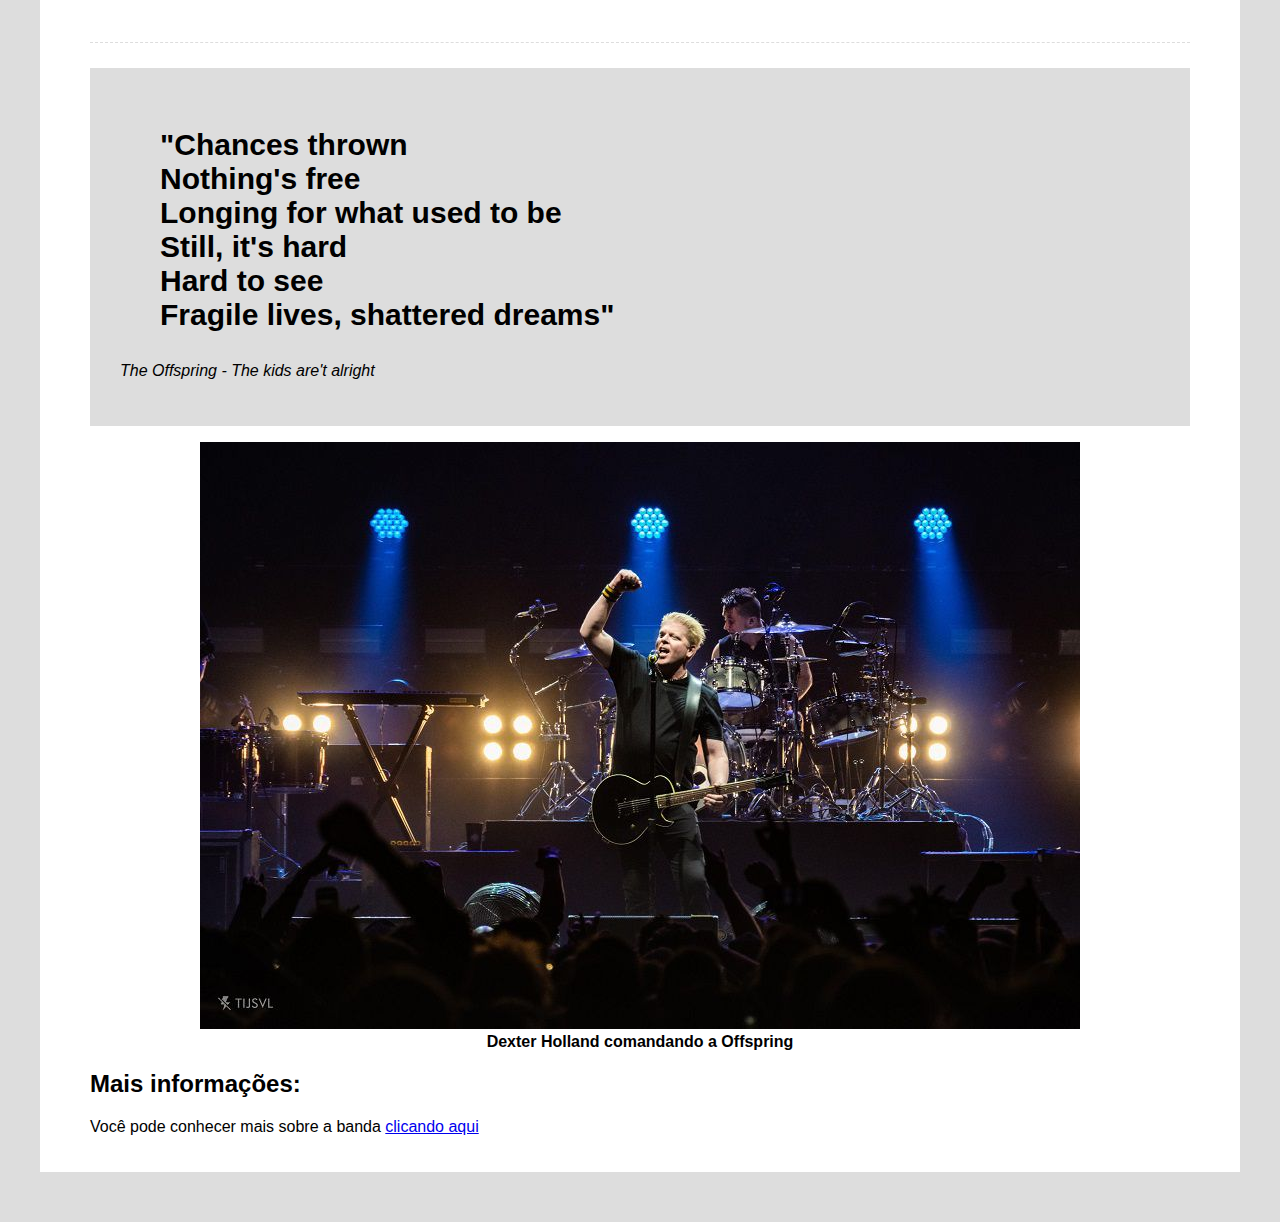
<file: 4_TRIBUTO/index.html>
<!DOCTYPE html>
<html lang="pt-BR">
<head>
    <meta charset="UTF-8">
    <meta http-equiv="X-UA-Compatible" content="ie=edge">
    <meta name="viewport" content="width=device-width, initial-scale=1.0">
    <title>Página de Tributo: The Offspring</title>
    <link rel="stylesheet" href="css/style.css">
</head>
<body>
    <div class="container">
        <!-- cabeçalho -->
        <div class="header">
            <h1 class="main-tittle">The Offspring</h1>
            <p class="main-paragraph">Uma banda de Rock formada na Califórnia </p>
        </div>
        <!-- Imagem de destaque -->
        <div class="featured-image">
            <figure>
                <img src="img/offspring_1.jpg" alt="A banda the Offspring">
                <figcaption>Integrantes da banda</figcaption>
            </figure>
        </div>
        <!-- Biografia -->
        <div class="biography-container">
            <h2>Sobre os anos iniciais da banda</h2>
            <p> Em 1984, os adolescentes
                <span class="bold">Dexter Holland e Greg K</span>., que eram colegas
                de ginásio em Huntington Beach, resolveram formar uma banda após
                saírem de um concerto da banda de projeção local, Social Distortion.
            </p>
            <p>
                Mais tarde, Kevin "Noodles" Wasserman foi chamado para banda pelo seu
                <span class="bold">infame talento de conseguir bebidas alcoólicas
                </span>para os integrantes da banda, na época menores de idade.
            </p>
            <p>
                Tocando sob o nome de Manic Subsidal, em 1985 a banda decide trocar de
                nome para <span class="bold">The Offspring</span>. Seu primeiro
                single, "I'll Be Waiting/Blackball", foi lançado no formato de vinil
                pela gravadora independente Black Label Records e teve tiragem de mil
                cópias.
            </p>
            <p>
                Seu álbum de estreia, The Offspring, foi lançado pela gravadora
                independente Nemesis Records em 1989 e produzido por Thom Wilson,
                <span class="bold">
                vendendo três mil cópias dessa estreia em vinil.</span>
            </p>
        </div>
        <!-- container citação -->
        <div class="quotes-container">
            <blockquote>
                "Vender mais 10 milhões de álbuns não é a prioridade, lançar algo que
                nos orgulhamos é."
            </blockquote>
            <p>
                Dexter Holland
            </p>
        </div>
        <!-- curiosidades -->
        <div class="curiosities-container">
            <h2>Curiosidades da banda:</h2>
            <ul>
                <li>Noodles achava que a banda não seria um sucesso</li>
                <li>O apelido de Noodles não vem do macarrão</li>
                <li>Dexter é um <span class="bold">piloto</span> licenciado</li>
                <li>
                    A primeira música da banda foi originada em um passeio de carro
                </li>
                <li>A banda não gosta de fazer publicidade</li>
            </ul>
        </div>
        <!-- segunda citação -->
        <div class="quotes-container">
            <blockquote>
                "Chances thrown <br />
                Nothing's free <br />
                Longing for what used to be <br />
                Still, it's hard <br />
                Hard to see <br />
                Fragile lives, shattered dreams"
            </blockquote>
            <p>The Offspring - The kids are't alright</p>
        </div>
        <!-- segunda imagem -->
        <div class="img-bold">
            <figure>
                <img src="img/offspring_2.jpeg" alt="The Offspring em um show">
                <figcaption>Dexter Holland comandando a Offspring</figcaption>
            </figure>
        </div>
        <!-- Mais informações -->
         <div class="moreinfo-container">
            <h2>Mais informações:</h2>
            <p>
                Você pode conhecer mais sobre a banda
                <a href="https://pt.wikipedia.org/wiki/The_Offspring">clicando aqui</a>
            </p>
         </div>

    </div>
</body>
</html>
</file>
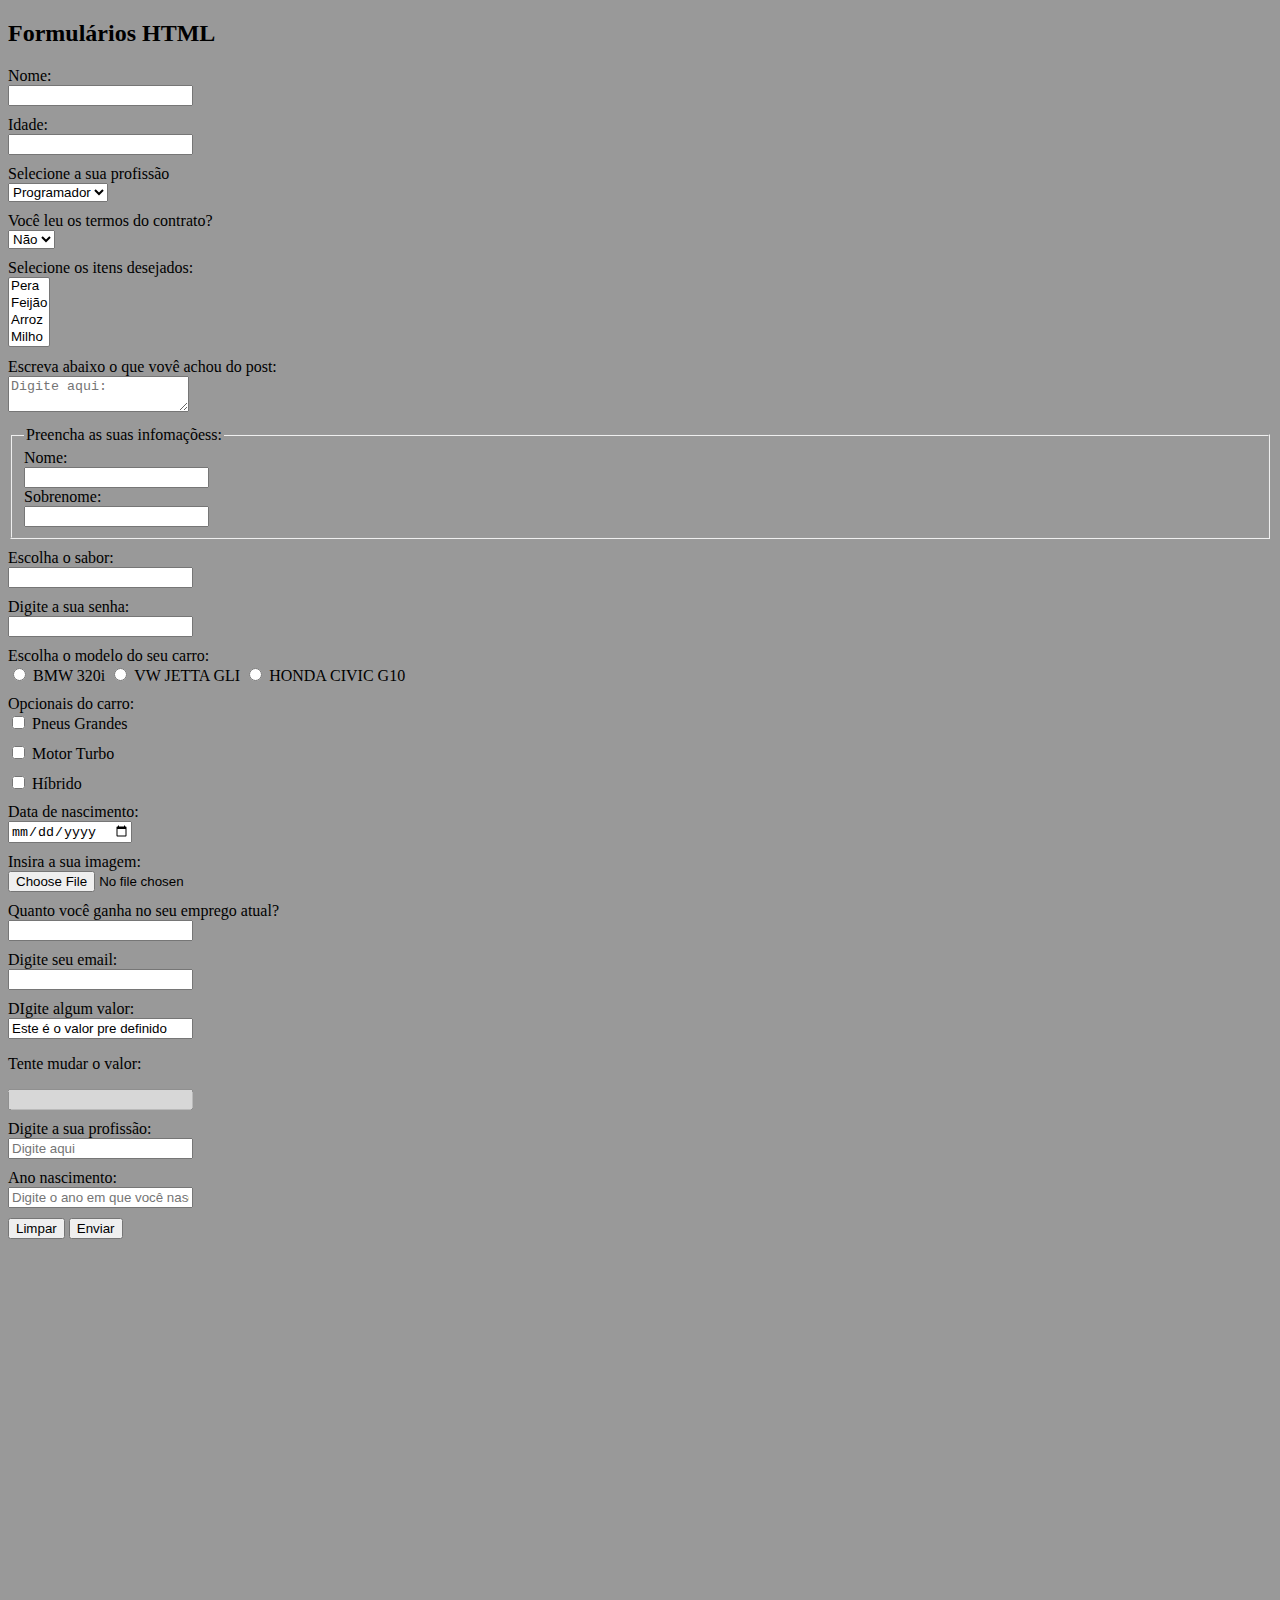
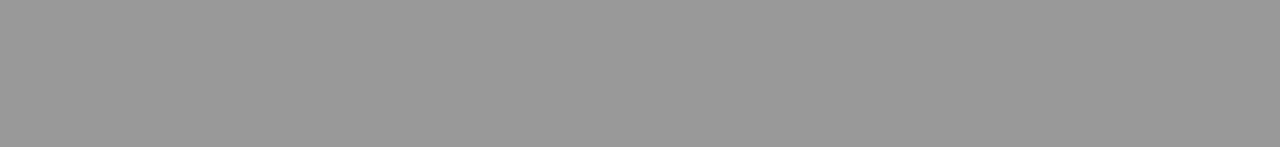
<file: 5_FORM/index.html>
<!DOCTYPE html>
<html lang="en">
<head>
    <meta charset="UTF-8">
    <meta name="viewport" content="width=device-width, initial-scale=1.0">
    <title>Formulários</title>
    <link rel="stylesheet" href="css/style.css">
</head>
<body>
    <!-- O que é um formulario  
        Forms tem o papel de receber dados do usuário e enviar
        para um servidor;
        Podemos validar dados;
        As tags mais utilizadas são: form, label e input;
        A tag form cria o formulario eo delimita;
        Label descreve os inputs;
        E o input é a teg que inserimos dados, temos vários 
        tipos: number, email, text e etc;-->

    <!-- Criando formulario  
        Para criar um formulário vamos precizar da tag form, que 
        encapsula todos os elementos do formulário;
        Dentro dela temos labels e inputs, mas podemos ter outras
        tags como divs;
        A tag input tem atributo chamado type, que é onde definimos 
        o proposito do input
        Um input do tipo text, recebe dados de texto;-->

    <h2>Formulários HTML</h2>
    <!-- 1 Primeiro formulario -->
    <!-- 2 Atributos do formulario -->
    <form action="register.php" method="GET"> 
        <div>
            <label>Nome:</label>
            <input type="text">
        </div>
        <!-- 3 atributo name -->
        <!-- Atributo name 
            Utilizamos o atributo name para configurar 
            os nossos inputs;
            O valor é ligado ao proposito do input, a sua categoria;
            Exemplo: Um input que recebe a idade de um usuário, ter 
            um name com o valor de age/idade;
            Este atributo é utilizado para pegar o valor quando o 
            form é enviado para o servidor 
        -->
        <div>
            <!-- 4 atributo label -->
            <!-- Atributo label 
                A teg label tem um atributo;
                E nos utilizamos para linkar com um input, o nome do atributo é for;
                O valor deve ser o mesmo que o atributo name do atributo que corresponde
                aquela label;
                Utilizamos for por propositos semanticos;
                Isso ajuda o nosso site a ser melhor rankeado no Google; -->
            <label for="age">Idade:</label>
            <input type="text" name="age">
        </div>
        <!-- 6 select -->
        <!-- Elementio select 
            A tag select tem as opções representadas por tags de option;
            Select também tem um atributo name;
            O valor estará em cada uma das options, e é issso que recebemos no lado 
            do  servidor
            Então temos duas tags para criar um elemento de seleção: select e option; -->
         <div>
            <label for="job">Selecione a sua profissão</label>
            <select name="job">
                <option value="programador">Programador</option>
                <option value="tester">Tester/QA</option>
                <option value="devops">DevOps</option>
            </select>
         </div>
         <!-- 7 atributo selected 
            Podemos iniciar o nosso input de select com uma opção selecionada;
            Para isso esta option precisa ter atributo selected;
            Abordagem interessante para quando temos uma opção muito provavel; -->
        <div>
            <label for="contract">Você leu os termos do contrato?</label>
            <select name="contract">
                <option value="sim">Sim</option>
                <option value="nao" selected>Não</option>
            </select>
        </div>
        <!-- 8 Multiplas opções -->
        <div>
            <label for="items">Selecione os itens desejados:</label>
            <select name="items" multiple>
                <option value="pera">Pera</option>
                <option value="feijao">Feijão</option>
                <option value="arroz">Arroz</option>
                <option value="milho">Milho</option>
            </select>
        </div>
        <!-- 9 textarea -->
        <div>
            <label for="coment">Escreva abaixo o que vovê achou do post:</label>
            <textarea name="coment" placeholder="Digite aqui:"></textarea>
        </div>
        <!-- 10 fieldset e legend 
            Fieldset é uma tag para agrupar inputs;
            E legend é como uma label, que descreve os inputs agrupados; 
            Utilizamos esta tag para conectar dois ou  mais inputs que tenham o mesmo
            sentido;
            Por exemplo: nome e sobrenome;
        -->
        
        <div>
            <fieldset>
                <legend>Preencha as suas infomaçõess:</legend>
                <label for="firstname">Nome:</label>
                <input type="text" name="firstname">
                <label for="lastname">Sobrenome:</label>
                <input type="text" name="lastname">
            </fieldset>
        </div>

        <!-- 11 datalist 
            Datalist é como um select, porém com um autocomplete;
            Podemos pesquisar por possiveis valores para rpreencher o input;
            Ou selecionar alguma opção por meio de uma lista;
            As opções são linkadas poe um atributo chamado list;
        -->
        <div>
            <label for="flavor">Escolha o sabor:</label>
            <input type="text" list="flavors" name="flavor">

            <datalist id="flavors">
                <option value="Cereja"></option>
                <option value="Morango"></option>
                <option value="Abacaxi"></option>
                <option value="Chocolate"></option>
            </datalist>
        </div>

        <!-- 12 input para senha 
            Se nó estamos esperando uma senha do usuário, podemos utilizart 
            a tag input;
            Porém no atributo type colocamos password;
            E então o texto passa a ser exibido com *, para mascarar os digitos;
        -->
        <div>
            <label for="password">Digite a sua senha:</label>
            <input type="password" name="password">
        </div>

        
        <!--14 Input radio
        Este  input é utilizado para selecionar apenas uma opção de varias
        possibilidades;
        Por exemplo: O modelo do carrro que esttamos comprando;
        Não podemos escolher dois, então há a necessidade da decisão entre umas das
        opções;
    -->
    <div>
        <label for="car-model">Escolha o modelo do seu carro:</label>
        <div class="radio">
            <input type="radio" value="bmw" name="car-model">
            <label for="bmw">BMW 320i</label>
            <input type="radio" value="vw" name="car-model">
            <label for="vw">VW JETTA GLI</label>
            <input type="radio" value="honda" name="car-model">
            <label for="honda">HONDA CIVIC G10</label>
        </div>
    </div>

    <!-- 15 checkbox -->
    <div>
        <label for="optionals">Opcionais do carro:</label>
        <div class="radio">
            <input type="checkbox" name="optionals[]" value="big_tires">
            <label for="big_tires">Pneus Grandes</label>
        </div>
        <div class="radio">
            <input type="checkbox" name="optionals[]" value="turbo_engine">
            <label for="turbo_engine">Motor Turbo</label>
        </div>
        <div class="radio">
            <input type="checkbox" name="optionals[]" value="hybrid">
            <label for="hybrid">Híbrido</label>
        </div>
    </div> 
    
    <!-- 16 input data 
        O input do tipo date é utilizado para selecionar uma data;
        Temos um calendario que nos auxilia para datas passadas ou futuras;
        Podemos também preencher o valor digitado;
    -->
    <div>
        <label for="birthday">Data de nascimento:</label>
        <input type="date" name="birthday">
    </div>

    <!-- 17 arquivos -->
    <div>
        <label for="image">Insira a sua imagem:</label>
        <input type="file" name="image">
    </div>

    <!-- 18 input para numeros 
        Configurando o type para number temos um input que só aceita dígitos;
        Este input possui setas, que nos permite alterar o número através de cliques;
    -->
    <div>
        <label for="salary">Quanto você ganha no seu emprego atual?</label>
        <input type="number" name="salary">
    </div>

    <!-- 19 inputs para e-mails
        O input de e-mail é similar ao de texto;
        Porem quando enviamos o formulario temos uma validação;
        Que checa se o texto tem o padrão de um e-mail, verificando a @, por exemplo;
    -->
    <div>
        <label for="">Digite seu email:</label>
        <input type="email" name="email">
    </div>

    <!-- 20 value -->
    <div>
        <label for="value">DIgite algum valor:</label>
        <input type="text" value="Este é o valor pre definido" name="value">
    </div>

    <!-- 21 atributo disabled 
        O atributo disabled é utilizado para bnloquear um input;
        Então podemos mais digitar neste input;
        Útil quando não queremos que o usuário preencha um determinado input;
    -->
    <div>
        <p>Tente mudar o valor:</p>
        <input type="text" disabled>
    </div>

    <!-- 22 atributo placeholder
        Como atributo placeholder podemos adicionar dicas para os usuários
        do sistema;
        Ela será exibida no propio input;
        Ao começarmos a preencher com algum valor, a dica some e o nosso valor 
        que fica sendo exibido;  
    -->
    <div>
        <label for="currentjob">Digite a sua profissão:</label>
        <input type="text" name="currentjob" placeholder="Digite aqui">
    </div>

    <!-- 23 atributo required 
        O atributo required força o preenchimento de algum camopo;
        Se tentamos enviar o form sem um valor no campo com required, recebemos
        um alerta da pagina;
        Isto é um tipo de validação HTML;
    -->
    <div>
        <label for="birthyear">Ano nascimento:</label>
        <input type="text"  placeholder="Digite o ano em que você nasceu" required>
    </div>

    <!-- 13 reiniciando o form
        Podemos reiniciar todos os campos do form;
        Isso é feito atraves de um input do tipo reset;
        Ele é um botão, que ao rser clicado limpa o form;  
    -->
    <input type="reset" value="Limpar">

        <!-- 5 envio de form -->
         <input type="submit" value="Enviar">
    </form>

    <!-- Atributos da tag form 
        A tag tem dois atributos geralmente,m que são:
        action: o aquivo/pagina que os dados serão enviados;
        method: GET ou POST, receber dadoou enviar dado;
        Não os exploraremos em detalhes pois fazem parte do
        back-end, ou seja, estão fora do escopo deste curso; 
    -->

    

</body>
</html>
</file>
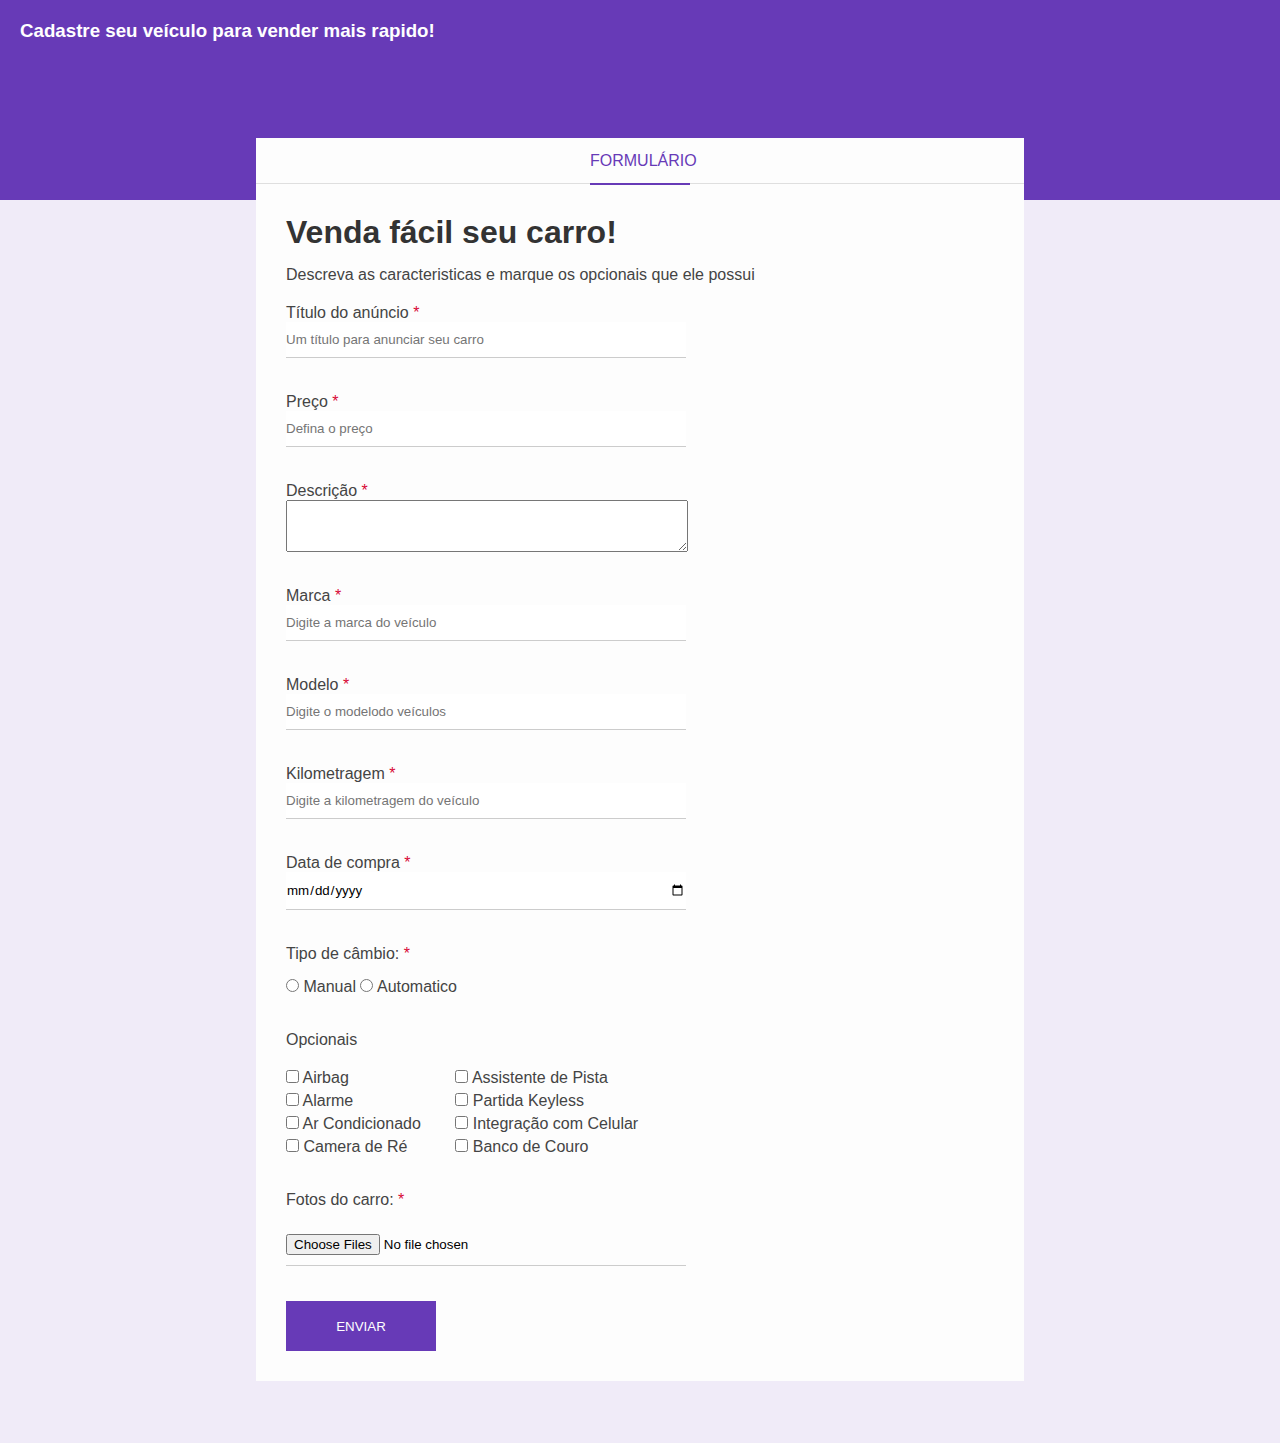
<file: 6_FORM_PROJECT/index.html>
<!DOCTYPE html>
<html lang="pt-BR">

<head>
    <meta charset="UTF-8">
    <meta name="viewport" content="width=device-width, initial-scale=1.0">
    <title>Venda seu carro</title>
    <link rel="stylesheet" href="css/style.css">
</head>

<body>
    <div class="container">
        <div class="header">
            <h3>Cadastre seu veículo para vender mais rapido!</h3>
        </div>

        <div class="form-container">
            <div class="form-header">
                <p>Formulário</p>
            </div>
            <div class="form-body">
                <h1 class="form-title">Venda fácil seu carro!</h1>
                <p>
                    Descreva as caracteristicas e marque os opcionais que ele possui
                </p>
                <form>
                    <div class="box-input">
                        <label for="title">Título do anúncio <span class="required-field">*</span>
                        </label>
                        <input type="text" name="title" id="title" class="block"
                            placeholder="Um título para anunciar seu carro" minlength="1" maxlength="30" required>
                    </div>
                    <div class="box-input">
                        <label for="price">
                            Preço <span class="required-field">*</span>
                        </label>
                        <input type="number" name="price" id="price" class="block" placeholder="Defina o preço"
                            required>
                    </div>
                    <div class="box-input">
                        <label for="description">
                            Descrição <span class="required-field">*</span>
                        </label>
                        <textarea name="description" id="description" class="block"
                            placeholder="Aqui você coloca os detalhes do veiculo, por exemplo: se ele tem algum arranhão">
                        </textarea>
                    </div>
                    <div class="box-input">
                        <label for="brand">
                            Marca <span class="required-field">*</span>
                        </label>
                        <input type="text" name="brand" id="brand" class="block" placeholder="Digite a marca do veículo"
                            required>
                    </div>
                    <div class="box-input">
                        <label for="model">
                            Modelo <span class="required-field">*</span>
                        </label>
                        <input type="text" name="model" id="model" class="block"
                            placeholder="Digite o modelodo veículos" required>
                    </div>
                    <div class="box-input">
                        <label for="mileage">
                            Kilometragem <span class="required-field">*</span>
                        </label>
                        <input type="number" name="mileage" id="mileage" class="block"
                            placeholder="Digite a kilometragem do veículo" required>
                    </div>
                    <div class="box-input">
                        <label for="purchase_date">
                            Data de compra <span class="required-field">*</span>
                        </label>
                        <input type="date" name="purchase_date" id="purchase_date" class="block" required>
                    </div>
                    <div class="box-input">
                        <p>Tipo de câmbio: <span class="required-field">*</span></p>
                        <input type="radio" id="manual" name="gear">
                        <label for="manual">Manual</label>
                        <input type="radio" id="auto" name="gear">
                        <label for="auto">Automatico</label>
                    </div>
                    <div class="optional-box">
                        <p>Opcionais</p>
                        <ul class="optional-list">
                            <li>
                                <input type="checkbox" id="airbag" name="opcionai[]" value="airbag">
                                <label for="airbag">Airbag</label>
                            </li>
                            <li>
                                <input type="checkbox" id="alarm" name="opcionai[]" value="alarm">
                                <label for="alarm">Alarme</label>
                            </li>
                            <li>
                                <input type="checkbox" id="ac" name="opcionai[]" value="ac">
                                <label for="ac">Ar Condicionado</label>
                            </li>
                            <li>
                                <input type="checkbox" id="reverse_camera" name="opcionai[]" value="reverse_camera">
                                <label for="reverse_camera">Camera de Ré</label>
                            </li>
                        </ul>
                    </div>
                    <div class="optional-box">
                        <ul class="optional-list">
                            <li>
                                <input type="checkbox" id="lane_assist" name="opcionai[]" value="lane_assist">
                                <label for="lane_assist">Assistente de Pista</label>
                            </li>
                            <li>
                                <input type="checkbox" id="keyless" name="opcionai[]" value="keyless">
                                <label for="keyless">Partida Keyless</label>
                            </li>
                            <li>
                                <input type="checkbox" id="smartphone" name="opcionai[]" value="smartphone">
                                <label for="smartphone">Integração com Celular</label>
                            </li>
                            <li>
                                <input type="checkbox" id="leather_seat" name="opcionai[]" value="leather_seat">
                                <label for="leather_seat">Banco de Couro</label>
                            </li>
                        </ul>
                    </div>
                    <div class="box-input">
                        <p>Fotos do carro: <span class="required-field">*</span></p>
                        <input type="file" multiple accept="image/png, image/jpg" name="images" id="images" required>
                    </div>
                    <input type="submit" value="Enviar" class="btn-submit">
                </form>
            </div>
        </div>
    </div>
</body>

</html>
</file>
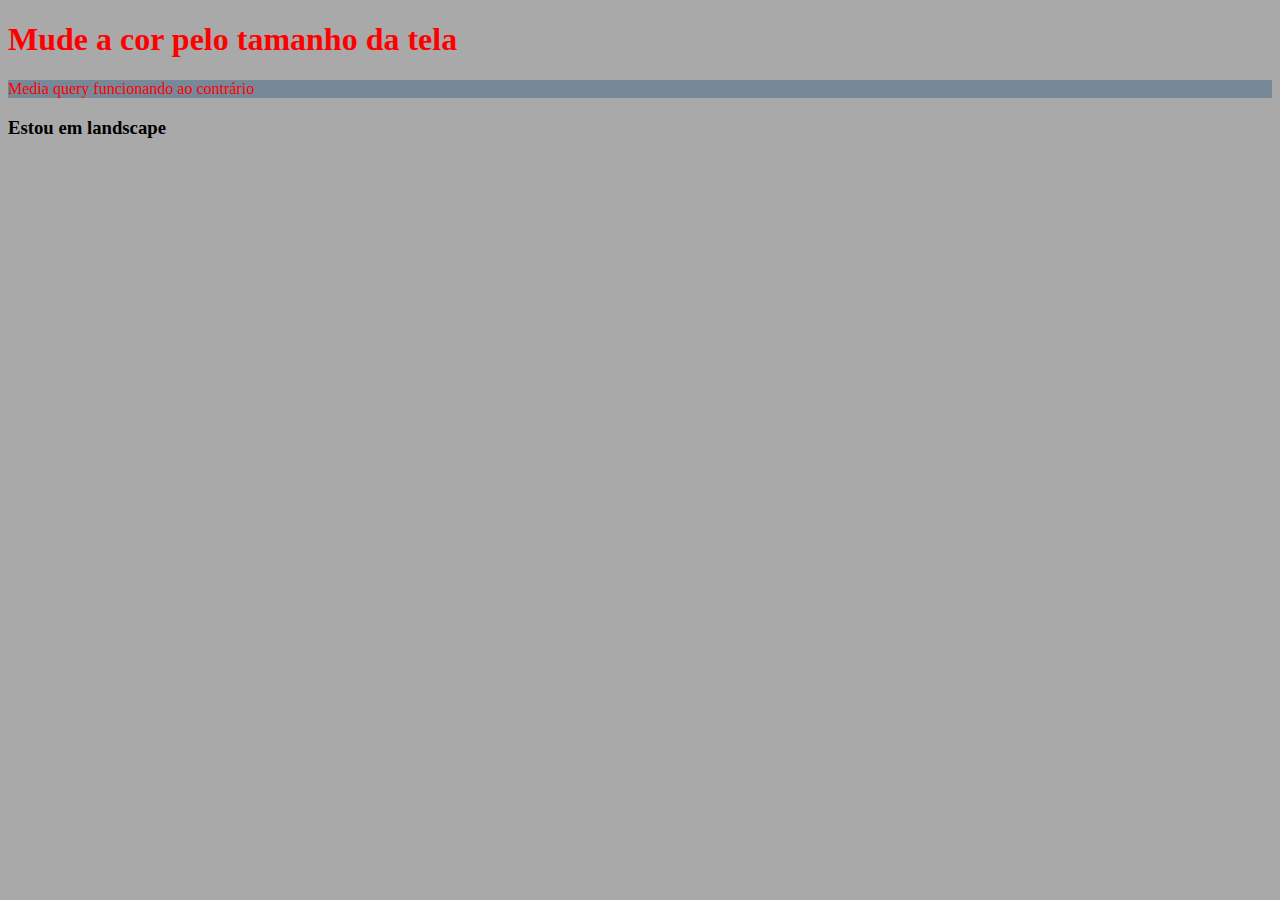
<file: 7_RESPONSIVIDADE/index.html>
<!DOCTYPE html>
<html lang="pt-BR">
<head>
    <meta charset="UTF-8">
    <meta http-equiv="X-UA-Compatible" content="ie=edge">
    <!-- 1 Meta tag de responsividade -->
    <meta name="viewport" content="width=device-width, initial-scale=1.0">
    <title>Responsividade</title>
    <link rel="stylesheet" href="css/style.css">
    <!-- O que é responsividade 
        Responsividade é a técnica de adaptar uma página web para vários 
        dispositivos diferentes;
        Ou seja, temos mudanças de CSS baseada na resolução;
        Detectamos o que o usuário está utilizando, e adaptando o nosso site a 
        resolução;
        As regras de CSS são as mesmas, porém dentro de um recurso chamado 
        media query;
    -->

    <!-- Media query 
    Media query é o recurso que utilizamos para criar os breakpoints;
    Os breakpoints adaptam o nosso projeto para diferentes tipos de tela;
    Configuramas uma largura, e depois começam a serem alternados 
    dependendo do tamanho da tela;
    -->

    <!-- Media query com min-width
        Se utilizarmos min-width em vez de max-width, a media query funciona 
        ao contrario;
        Então podemos desenvolver projetos com uma técnica chamada mobile first;
        Os projetos que tem mais usuários mobile geralmente são feitos em mobile first;
    -->

    <!-- Padrão de breakpoints 
        Este breakpoints são utilizados frequentemente:
        600px e abaixo: Celular;
        768px até 600px: Tablets;
        992px até 768px: Mini laptops;
        992 e acima: laptops e desktop;
        É comum em projetos profissionais utilizarmos estes valores para desenvolvermos
        para diferentes dispositivos; 
    -->

    <!-- Adaptação para landscape
        Podemos alterar CSS apenas para usuários com visão em landscape;
        Para isso prtecisamos de um atributo chamado orientation com o valor de 
        landscape, na media query;
        O codigo é ativado quando a orientaão é alterada;
    -->
</head>
<body>
    <!-- 2 Media query -->
    <h1>Mude a cor pelo tamanho da tela</h1>
    <!-- 3 min width -->
    <p>Media query funcionando ao contrário</p>
    <!-- 4 landscape -->
    <h3>Estou em landscape</h3>
</body>
</html>
</file>
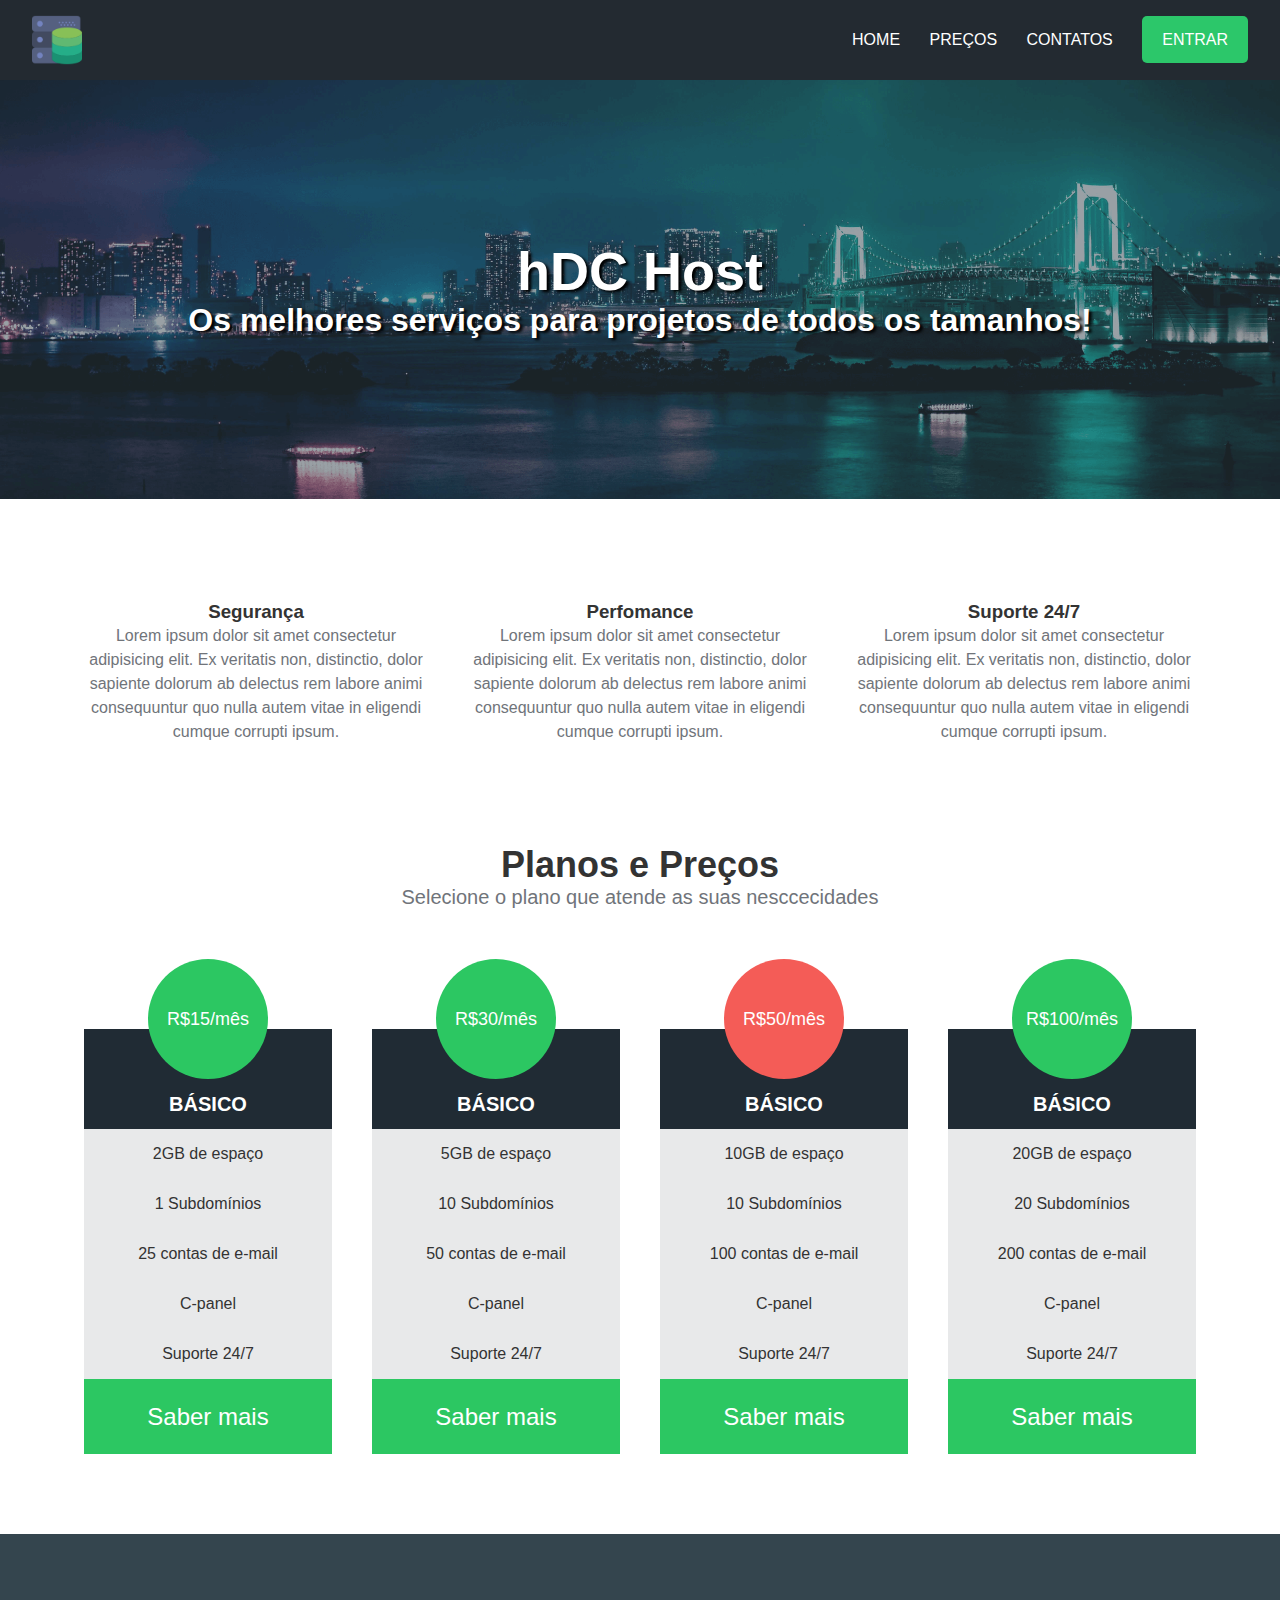
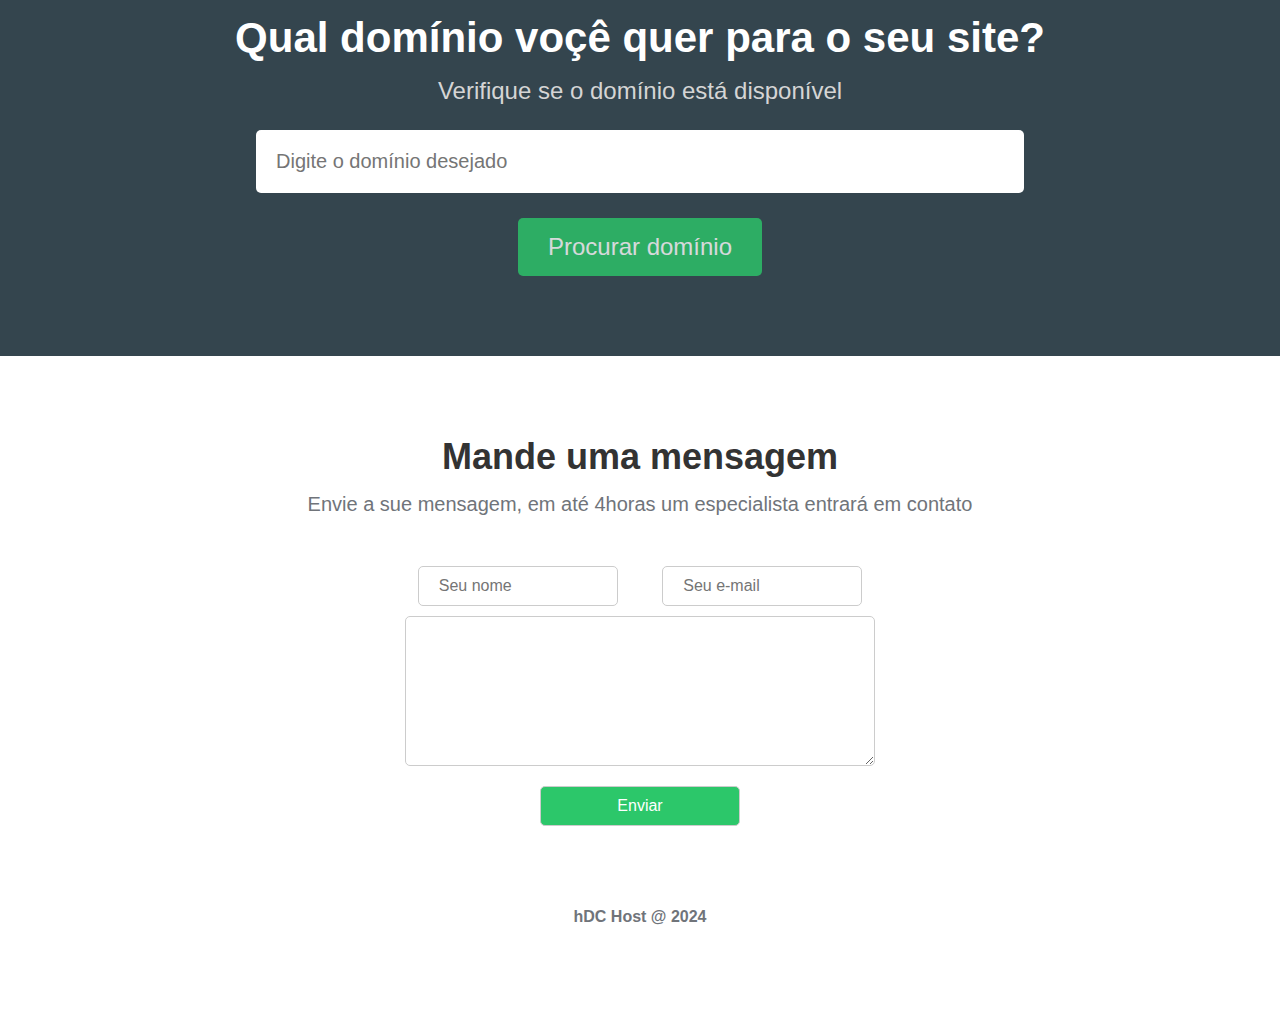
<file: 8_HDC_HOST/index.html>
<!DOCTYPE html>
<html lang="en">
<head>
    <meta charset="UTF-8">
    <meta name="viewport" content="width=device-width, initial-scale=1.0">
    <title>hDC Host</title>
    <!-- icones -->
    <link rel="stylesheet" href="https://cdnjs.cloudflare.com/ajax/libs/font-awesome/6.2.0/css/all.min.css"
    integrity="sha512-xh6O/CkQoPOWDdYTDqeRdPCVd1SpvCA9XXcUnZS2FmJNp1coAFzvtCN9BmamE+4aHK8yyUHUSCcJHgXloTyT2A=="
    crossorigin="anonymous"
    referrerpolicy="no-referrer">
    <!-- estilos -->
    <link rel="stylesheet" href="css/style.css">
</head>
<body>
    <div class="container">
        <div class="navbar-container">
            <nav>
                <a href="#"><img src="img/hdchostlogo.png" alt="hDC Host" class="logo"></a>
                <ul class="navbar-items">
                    <li>
                        <a href="#">Home</a>
                    </li>
                    <li>
                        <a href="#">Preços</a>
                    </li>
                    <li>
                        <a href="#">Contatos</a>
                    </li>
                    <li>
                        <a href="#" class="defalt-btn">Entrar</a>
                    </li>
                </ul>
            </nav>
        </div>
        <main>
            <div class="main-banner">
                <h1>hDC Host</h1>
                <p>Os melhores serviços para projetos de todos os tamanhos!</p>
            </div>
            <section class="services-container">
                <ul>
                    <li>
                        <i class="fas fa-shield-alt"></i>
                        <h3>Segurança</h3>
                        <p>
                            Lorem ipsum dolor sit amet consectetur adipisicing elit. Ex
                            veritatis non, distinctio, dolor sapiente dolorum ab delectus
                            rem labore animi consequuntur quo nulla autem vitae in eligendi
                            cumque corrupti ipsum.  
                        </p>
                    </li>
                    <li>
                        <i class="fas fa-rocket"></i>
                        <h3>Perfomance</h3>
                        <p>
                            Lorem ipsum dolor sit amet consectetur adipisicing elit. Ex
                            veritatis non, distinctio, dolor sapiente dolorum ab delectus
                            rem labore animi consequuntur quo nulla autem vitae in eligendi
                            cumque corrupti ipsum.
                        </p>
                    </li>
                    <li>
                        <i class="fas fa-comments"></i>
                        <h3>Suporte 24/7</h3>
                        <p>
                            Lorem ipsum dolor sit amet consectetur adipisicing elit. Ex
                            veritatis non, distinctio, dolor sapiente dolorum ab delectus
                            rem labore animi consequuntur quo nulla autem vitae in eligendi
                            cumque corrupti ipsum.
                        </p>
                    </li>
                </ul>
            </section>
            <section class="pricing-container">
                <h2>Planos e Preços</h2>
                <p>Selecione o plano que atende as suas nesccecidades</p>
                <div class="plans-container">
                    <div class="plan">
                        <ul>
                            <li class="price">R$15/mês</li>
                            <li class="plan-name">Básico</li>
                            <li>2GB de espaço</li>
                            <li>1 Subdomínios</li>
                            <li>25 contas de e-mail</li>
                            <li>C-panel</li>
                            <li>Suporte 24/7</li>
                            <li class="plan-btn">Saber mais</li>
                        </ul>
                    </div>
                    <div class="plan">
                        <ul>
                            <li class="price">R$30/mês</li>
                            <li class="plan-name">Básico</li>
                            <li>5GB de espaço</li>
                            <li>10 Subdomínios</li>
                            <li>50 contas de e-mail</li>
                            <li>C-panel</li>
                            <li>Suporte 24/7</li>
                            <li class="plan-btn">Saber mais</li>
                        </ul>
                    </div>
                    <div class="plan">
                        <ul>
                            <li class="price recommended">R$50/mês</li>
                            <li class="plan-name">Básico</li>
                            <li>10GB de espaço</li>
                            <li>10 Subdomínios</li>
                            <li>100 contas de e-mail</li>
                            <li>C-panel</li>
                            <li>Suporte 24/7</li>
                            <li class="plan-btn">Saber mais</li>
                        </ul>
                    </div>
                    <div class="plan">
                        <ul>
                            <li class="price">R$100/mês</li>
                            <li class="plan-name">Básico</li>
                            <li>20GB de espaço</li>
                            <li>20 Subdomínios</li>
                            <li>200 contas de e-mail</li>
                            <li>C-panel</li>
                            <li>Suporte 24/7</li>
                            <li class="plan-btn">Saber mais</li>
                        </ul>
                    </div>
                </div>
            </section>
            <section class="searchdomain-container">
                <h2>Qual domínio voçê quer para o seu site?</h2>
                <p>Verifique se o domínio está disponível</p>
                <form>
                    <input type="text" name="domain" id="domain" placeholder="Digite o domínio desejado">
                    <input type="submit" value="Procurar domínio">
                </form>
            </section>
            <section class="contact-container">
                <h2>Mande uma mensagem</h2>
                <p>
                    Envie a sue mensagem, em até 4horas um especialista entrará em contato
                </p>
                <form>
                    <input type="text" name="name" id="name" placeholder="Seu nome">
                    <input type="email" name="email" id="email" placeholder="Seu e-mail">
                    <textarea 
                        name="message" 
                        id="message" 
                        placeholder="Descreva o que você precisa ou o seu projeto...">
                    </textarea>
                    <input type="submit" value="Enviar">
                </form>
            </section>
        </main>
        <footer>
            <p>hDC Host @ 2024</p>
        </footer>
    </div>
</body>
</html>
</file>
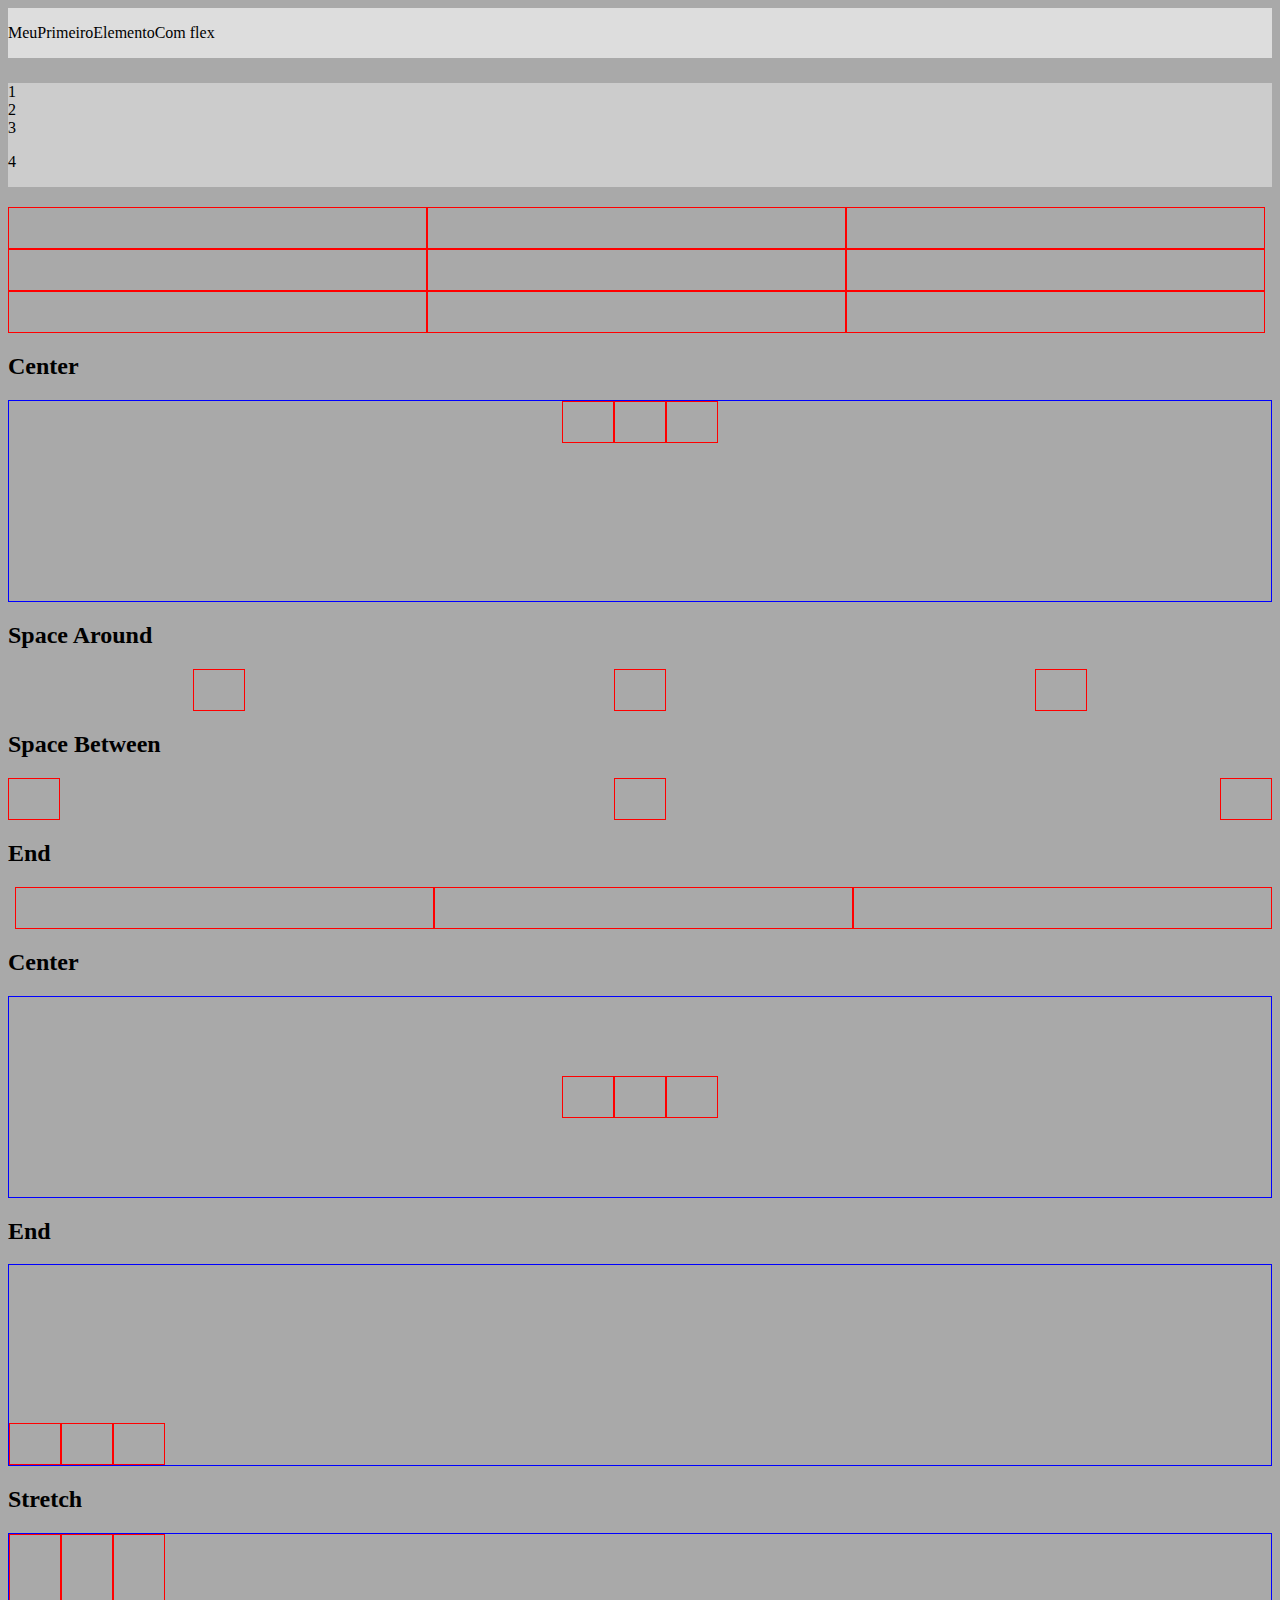
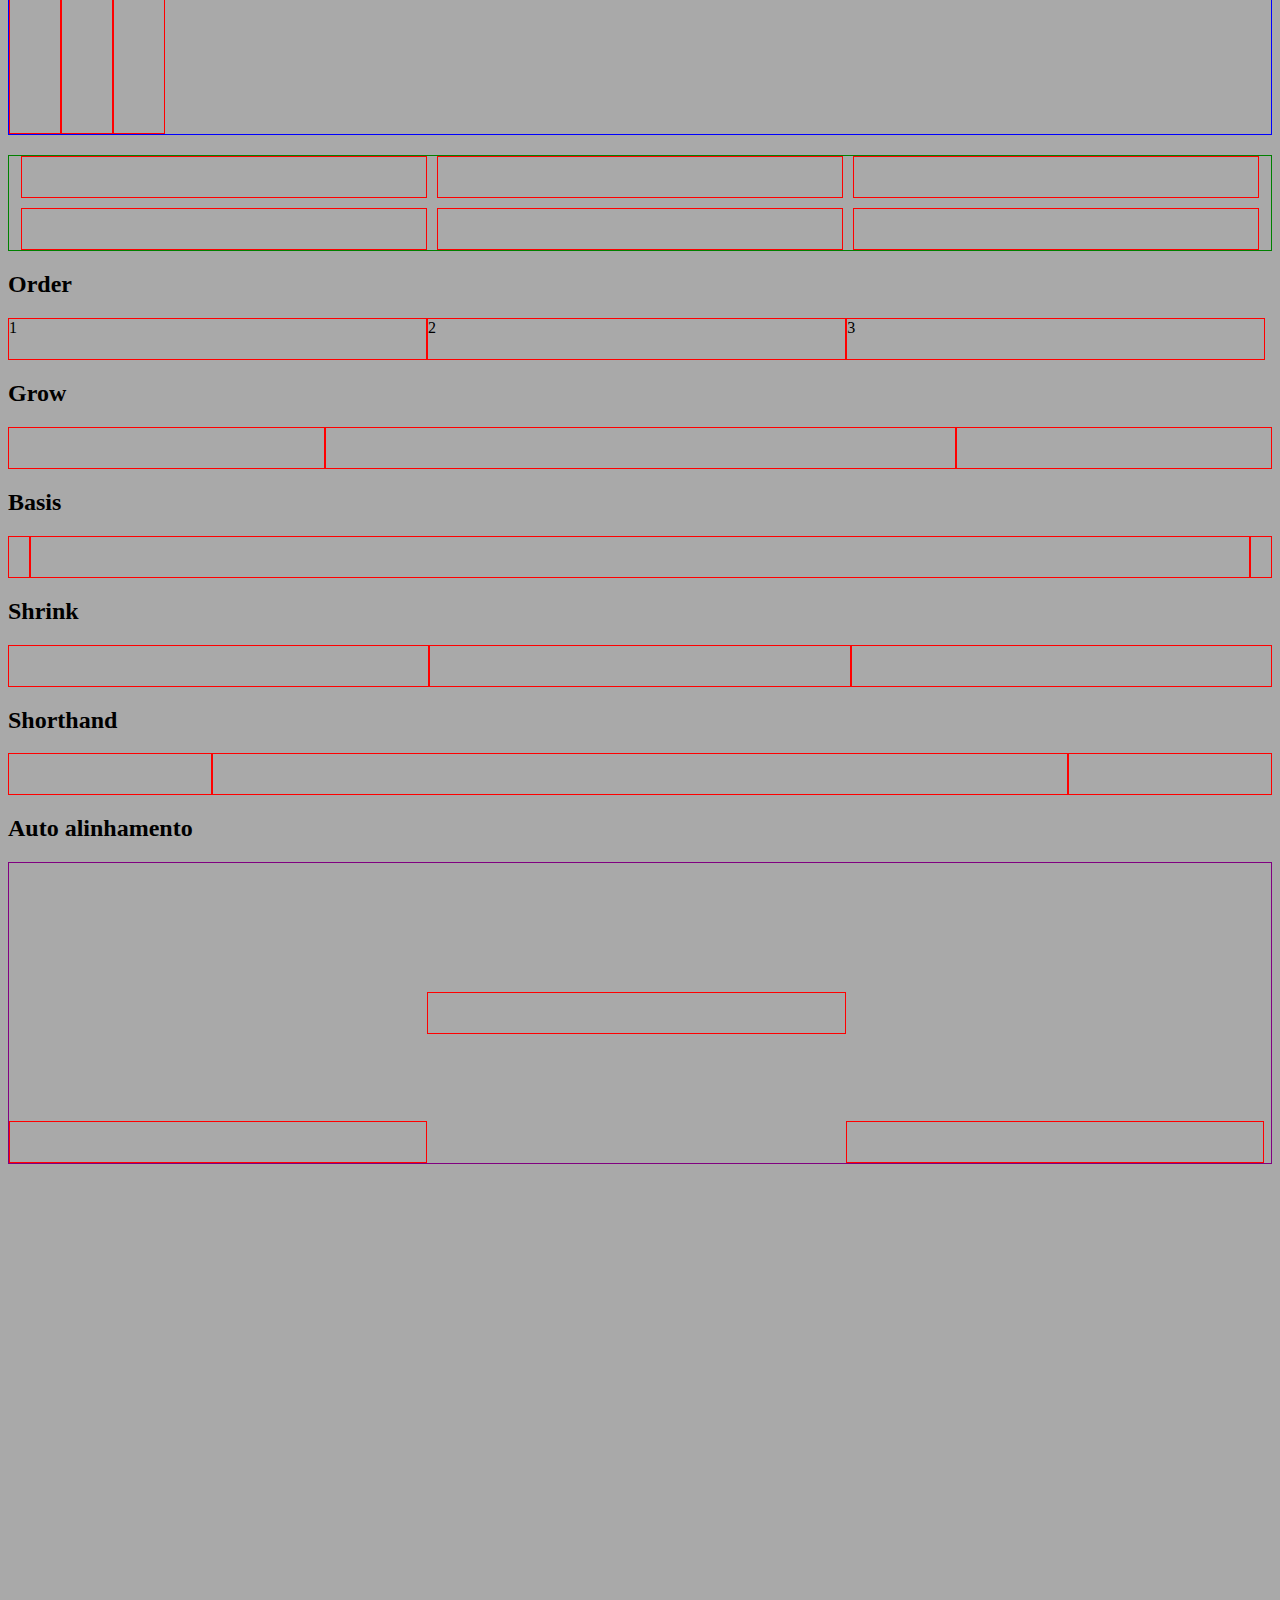
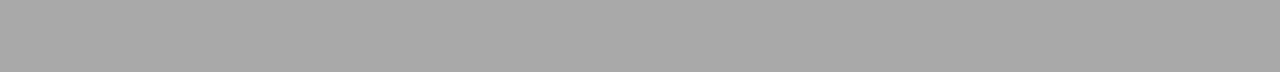
<file: 9_FLEXBOX/index.html>
<!DOCTYPE html>
<html lang="pt-Br">
<head>
    <meta charset="UTF-8">
    <meta name="viewport" content="width=device-width, initial-scale=1.0">
    <title>Flexbox</title>
    <link rel="stylesheet" href="css/style.css">

    <!-- O que é flexbox? 
        Flebox é um valor da propriedade display;
        Esta é a maneira mais utilizada para acondicionar elementos em um container;
        Temos diversas regras dentro do flex, veremos nas aulas seguintes;
        O flex deve ser considerado no elemento pai, e os elementos filhos serão os
        movimentados;
        Os elementos filhos também podem ter regras especificas;
    -->
</head>
<body>
    <!-- 1 flex -->
    <div class="flex">
        <p>Meu</p>
        <p>Primeiro</p>
        <p>Elemento</p>
        <p>Com flex</p>
    </div>

    <!-- 2 column -->
     <div class="flex-column">
        <span>1</span>
        <span>2</span>
        <span>3</span>
        <p>4</p>
     </div>

    <!-- 3 wrap -->
    <div class="wrap">
        <div class="box"></div>
        <div class="box"></div>
        <div class="box"></div>
        <div class="box"></div>
        <div class="box"></div>
        <div class="box"></div>
        <div class="box"></div>
        <div class="box"></div>
        <div class="box"></div>
    </div>

    <!-- 4 justify content -->
    <h2>Center</h2>
    <div class="center">
        <div class="box"></div>
        <div class="box"></div>
        <div class="box"></div>
    </div>
    <h2>Space Around</h2>
    <div class="space-around">
        <div class="box"></div>
        <div class="box"></div>
        <div class="box"></div>
    </div>
    <h2>Space Between</h2>
    <div class="space-between">
        <div class="box"></div>
        <div class="box"></div>
        <div class="box"></div>
    </div>
    <h2>End</h2>
    <div class="end">
        <div class="box"></div>
        <div class="box"></div>
        <div class="box"></div>
    </div>

    <!-- 5 align items -->
    <h2>Center</h2>
    <div class="align-center">
        <div class="box"></div>
        <div class="box"></div>
        <div class="box"></div>
    </div>
    <h2>End</h2>
    <div class="flex-end">
        <div class="box"></div>
        <div class="box"></div>
        <div class="box"></div>
    </div>
    <h2>Stretch</h2>
    <div class="stretch">
        <div class="box"></div>
        <div class="box"></div>
        <div class="box"></div>
    </div>

    <!-- 6 gap -->
    <div class="gap">
        <div class="box"></div>
        <div class="box"></div>
        <div class="box"></div>
        <div class="box"></div>
        <div class="box"></div>
        <div class="box"></div>
    </div>

    <!-- 7 order -->
    <h2>Order</h2>
    <div class="order">
        <div class="box" id="three">3</div>
        <div class="box" id="one">1</div>
        <div class="box" id="two">2</div>
    </div>

    <!-- 8 Grow -->
    <h2>Grow</h2>
    <div class="grow">
        <div class="box"></div>
        <div class="box big"></div>
        <div class="box"></div>
    </div>

    <!-- 9 basis -->
    <h2>Basis</h2>
    <div class="basis">
        <div class="box"></div>
        <div class="box big"></div>
        <div class="box"></div>
    </div>

    <!-- 10 shrink -->
    <h2>Shrink</h2>
    <div class="shrink">
        <div class="box"></div>
        <div class="box small"></div>
        <div class="box"></div>
    </div>

    <!-- 11 shorthand -->
    <h2>Shorthand</h2>
    <div class="shorthand">
        <div class="box"></div>
        <div class="box different"></div>
        <div class="box"></div>
    </div>

    <!-- 12 auto alinhamento -->
    <h2>Auto alinhamento</h2>
    <div class="auto-alignment">
        <div class="box"></div>
        <div class="box different"></div>
        <div class="box"></div>
    </div>
</body>
</html>
</file>
<file: 10_CLONE_HOME_INSTA/css/styles.css>
* {
    margin: 0;
    padding: 0;
    box-sizing: border-box;
    font-family: Helvetica;
}

body {
    background-color: #fafafa;
}

/* CONTAINERS */
#main-container {
    display: flex;
    margin-top: 30px;
}

#banner-container,
#form-container {
    flex: 1 1 0;
    width: 50%;
}

#banner-container {
    text-align: right;
}

#banner-container img {
    width: 100%;
    margin-right: 15px;
    margin-top: 25px;
    max-width: 380px;
}

#form-container {
    text-align: center;
}

/* LOGIN FORM */
#form-box {
    background-color: #fff;
    border: 1px solid #dbdbdb;
    width: 350px;
    margin-top: 30px;
}

#logo-insta {
    width: 175px;
    height: 51px;
    margin: 30px auto 12px;
}

#login-form {
    margin-top: 20px;
} 

#login-form input {
    display: block;
    font-size: 12px;
    padding: 12px 9px;
    background-color: #fafafa;
    border: 1px solid #dbdbdb;
    border-radius: 3px;
    width: 268px;
    margin: 5px auto;
}

#login-form input[type="submit"] {
    background-color: #b2dffc;
    color: #ffF;
    margin-top: 15px;
    border-radius: 5px;
    height: 30px;
    font-size: 13px;
    padding: 0;
    font-weight: bold;
}

/* Separador */
.separator {
    position: relative;
}

.line {
    border-top: 1px solid #dbdbdb;
    width: 268px;
    margin: 25px auto 35px;
}

.separator span {
    position: absolute;
    text-transform: uppercase;
    color: #bbb;
    background-color: #fff;
    top: -6px;
    width: 50px;
    margin-left: -25px;
    font-size: 14px;
}

/* Facebook login */
#facebook-login {
    margin-bottom: 25px;
}

#facebook-login a {
    text-decoration: none;
    color: #385185;
    display: flex;
    align-items: center;
    justify-content: center;
}

#facebook-login img {
    width: 16px;
    height: 16px;
    margin-right: 8px;
}

#facebook-login span {
    font-weight: bold;
    font-size: 13px;
    margin-top: 1px;
}

/* forgot password */
#forgot-pass {
    margin-bottom: 20px;
    font-size: 12px;
}

#forgot-pass a {
    text-decoration: none;
    color: #373799;
}

/* register */
#register-container {
    background-color: #fff;
    border: 1px solid #dbdbdb;
    width: 350px;
    margin-top: 10px;
    padding: 25px;
}

#register-container p {
    font-size: 14px;
    color: #262626;
}

#register-container a {
    color: #4a95f6;
    font-weight: bold;
    text-decoration: none;
}

/* get app */
#get-app-container {
    text-align: center;
    width: 350px;
}

#get-app-container p {
    margin: 20px 0;
    font-size: 13px;
}

#get-app-container a {
    text-decoration: none;
}

#get-app-container img {
    width: 136px;
    height: 40px;
}

/* footer */
footer {
    text-align: left;
    width: 1000px;
    margin: 50px auto;
    display: flex;
    flex-direction: column;
    justify-content: center;
    align-items: center;
}

footer #footer-links {
    display: flex;
    list-style: none;
}

#footer-links li {
    margin-right: 10px;
}

#footer-links a,
#copyright {
    text-decoration: none;
    color: #8e8e8e;
    font-size: 12px;
}

#copyright {
    margin-top: 10px;
}

/* mobile */
@media (max-width:450px) {
    body {
        background-color: #fff;
    }

    #banner-container {
        display: none;
    }

    #main-container,
    #form-box {
        margin-top: 0;
    }

    #form-container,
    #form-box,
    #register-container,
    #get-app-container {
        width: 100%;
        border: none;
    }

    footer {
        width: 90%;
    }

    #footer-links {
        flex-wrap: wrap;
        justify-content: center;
    }

    #footer-links {
        margin-bottom: 10px;
    }
}
</file>
<file: 12_BLOG_pROJETO_HTML_SEMANTICO/css/styles.css>
* {
    padding: 0;
    margin: 0;
    font-family: Georgia;
}
ul {
    list-style: none;
}

a {
    text-decoration: none;
    color: #444;
    transition: 0.4s;
}

a:hover {
    color: #37a1f7;
}

/* Navbar */
#navbar {
    padding: 1.5rem 2.5rem;
    border-bottom: 2px solid #ddd;
}

#navbar-inner {
    display: flex;
    justify-content: space-between;
    align-items: center;
    max-width: 1200px;
    margin: 0 auto;
}

#nav-links {
    display: flex;
    gap: 1rem;
}

/* conteudo principal */
.container {
    display: flex;
    padding: 2rem 2.5rem;
    gap: 3rem;
    max-width: 1200px;
    margin: 0 auto;
}

#posts-container {
    flex: 3 1 0;
}

.post {
    margin-bottom: 2.5rem;
}

.post img {
    width: 100%;
    margin-bottom: 1rem;
}

.title,
.description,
.author {
    margin-bottom: 1rem;
}

title {
    font-size: 2rem;
}

.author {
    color: #3333;
    font-weight: bold;
}

/* barra lateral */
#sidebar {
    flex: 1 1 0;
}

#search-bar,
#categories,
#tags {
    padding: 1.5rem;
    border: 1px solid #ddd;
    margin-bottom: 1rem;
}

#search-bar h4,
#categories h4 ,
#tags h4 {
    margin-bottom: 1.5rem;
    font-size: 1.6rem;
}

#search-bar form {
    display: flex;
}

#search-bar input {
    padding: 0.5rem 1rem;
    border: 1px solid #ddd;
}

#search-bar input[type="submit"] {
    cursor: pointer;
    background-color: #37a1f7;
    color: #fff;
    border: none;
}

#categories li {
    margin-bottom: 1rem;
}

#tags-container {
    display: flex;
    flex-wrap: wrap;
    gap: 0.5rem;
}

#tags-container a {
    background-color: #ddd;
    padding: .5rem .7rem;
    border-radius: 0.3rem;
}

/* rodapé */
#footer {
    border-top: 2px  solid #ddd;
    padding: 3rem;
    text-align: center;
}

#footer h2,
#footer p {
    margin-bottom: 1rem;
}

/* responsivo */
@media (max-width: 450px) {
    .container {
        flex-wrap: wrap;
    }
}
</file>
<file: 3_CSS/css/style.css>
body {
   padding-bottom: 500px;
   background-color: #fff;
}
    /* padding: espaçamento inferior */
h3 {
    color: green;
}

/* p {
    color: blueviolet;
} */

/* classes */
/* adicionar a classe coloca o . ponto e o  nome da classe */
.paragraph {
    background-color: #000; /* cor de fundo */
    color: aqua;
    padding: 5px; /* espaçamento interno */
}

/* id */
#exclusive-title {
    background-color: purple;
    color: yellow;
    padding: 10px;
}

/* ordem das regras */
/* primeiro id 
   segundo class 
   terceiro tag*/
h2 {
    border-bottom: 2px solid red;
}

.titulo {
    border-bottom: 3px solid blue;
}
#algum-titulo {
    border-bottom: 4px solid green;
}

/* Nome de cores */
.color-name {
    color: crimson;
}

/* HEX ou Hexadecimal é a abordagem mais utilizado
   Utiliza 6 digitos , precedidos de uma #; 
   Os valores vão de 0 a 9 A a F
   0 é o mais escuro e F o mais claro
   O valor de #000 é a cor preta e #FFF a cor branca */

.hex {
    color: #55a398;
}

.hex-2 {
    color: #00ffaa;
}

/* mais sobre hex */

.simple-hex {
    color: #333;
}

.simple-hex-2 {
    color: #a5f;
}

/* RGB precisa inserir a intensidade
 de cada com valores de 0 a 255;
 0 é o mais escuro e 255 o mais claro;
 aplicamos o RGB na seguinte sintaxe: rgb(0-255, 0-255, 0-255)
 o primeiro valor representa o vermelho depois verde por fim azul;
 para criar a cor verde inserimos: rgb(0, 255, 0);*/

 /* RGB */
.rgb {
    color: rgb(255, 0, 0); 
}

.mixed-rgb {
    color: rgb(199, 21, 47);
}

/* RGBA podemos criar cores com o RGBA, A vem de alpa;
A alteração dele muda a opacidade da cor;
Os valores possiveis são de 0 a 1;
Sendo 0 transparente e 1 totalmente visivel;
A sintaxe é quase a mesma: rgba(0-255, 0-255, 0-255, 0-1) */

/* RGBA */
.rgba{
    color: rgba(100, 255, 023, 0.3)
}

/* hsl */
.hsl {
    color: hsl(100, 20%, 50%)
}

.hsl-2 {
    color: hsl(202, 74%, 48%);
}

/* Background */
.bg {
    background-color: #333;
    color: yellow;
}

.bg-2 {
    background-color: rgba(200, 20, 40, 0.3);
    color: #00eaff;
}

/* Backgroud opacity
 podemos alterar a opacidade de uma cor de fundo com CSS;
 a regra é a opacity; 
 os valores vão de 0 a 1;
 sendo 1 totalmente visivel e 0 ramove a cor;
 com esta regra mudamos tambem a opacidade dos elementos 
 dentro do elemento que alteramos a opacidade, veremos uma
 solução depois; */

 /* Backgroud opacity */
.bg-opacity {
    background-color: green;
    opacity: 0.2;
}
 
.bg-opacity-2 {
    background-color: #999;
    color: #000;
    opacity: 0.8;
}

.rgba-opacity {
    background-color: rgba(90, 120, 20, 0.2);
    color: #000;
}

/* backgroud images 
  podemosa inserir imagens no backgound dos elementos;
  a regra é: background-image: url(pasta/imagem.jpg)
  geralmente a imagem fica em outra pasta, então temos que voltar um diretorio;
  isso pode ser feito com o símbolo (..)*/

.bg-image {
    background-image: url(img/nature.jpg);
    padding: 10px;
    color: #fff;
    text-align: center;
}

/* Centralizar a imagem de background 
  As vezes a imagem é muito mais que o elemento que estamos inserido
  entao precisamos melhorar a visualização, centralizando a imagem;
  isso pode ser feito com duas regras: background_position com o valor de center;
  e background-size com o valor de cover; */

/* Centralizando bg image */
.not-centered-bg, 
.centered-bg {
    height: 400px; /*Altura*/
    width: 400px; /*Largura*/
    background-image: url(img/bridge.jpg);           
}

.centered-bg {
    background-position: center;
    background-size: cover;
}

/* Box Model 
  box model é uma entidade que é criada em todo elemento
  do html;
  ela consiste em quatro partes: altura e largura, padding, border e margin;
  todas elas podem ser alteradas por CSS;
  alguns elementos do html já vem com valor nerstas regras;
  este conceito é muito importante, veremos em detalhes nas proximas aulas;*/

/* largura e altura */
.height-width {
    height: 200px;
    width: 100px;
    background-color: #333;    
}

.height-width-2 {
    height: 300px;
    background-color: #333;
}

/* padding */
.without-padding,
.padding {
    background-color: #111;
    color: #fff;
}

.padding {
    padding: 20px;
    background-color: #333;
}

/* Lados individuais  
  podemos adicionar o padding aos lados individuais de um elemento
  a regra é: padding-*
  onde * pode ser: top, left, right ou bottom;
  assim teremos valores customizados em cada um dos lados do elemento; */

/* padding individual */
.padding-individual {
    background-color: #222;
    color: #fff;
    padding-top: 5px;
    padding-left: 10px;
    padding-right: 20px;
    padding-bottom: 40px;
}

/* Shorthand properties
 as propriedades de shorthan nos permitem adicionar padding a todas as direções com uma regra
 apenas precisamos utilizar a regra padding, e configurar top, right, bottom e lefft nesta ordem
 exemplo: padding 10px 5px 12px 20px 
 esta regra de shorthan pode ser a aplicada para outras propriedades, como a margin. */

/* shorthand padding */
.shorthand-padding {
    background-color: #444;
    padding: 6px 12px 18px 24px;
}

.shorthand-padding-2 {
    background-color: #555;
    padding: 10px 20px; /* forma resumida e exemplo de como seria em baixo */
    /* padding: 10px 20px 10px 20px; */
}

/* padding e widdth  
  a pandding é adicionada a largura do elemento, e isso pode ser um problema;
  por exemplo: se precisamos seguir um layout perfeitamente; 
  um elemento com 200px de width e 25px de padding tem um tamanho total de 250px na horizontal;
  podemos diminuir a largura do lelmento, mas isso dificulta o calculo tambem;
  isso pode ser resolvido com a regra box-sizing e o valor de border-box, isso faz o elemento 
  resteitar o tamanho que está em width;*/
.without-border-box {
    background-color: #444;
    color: #fff;
    width: 400px;
    padding: 50px;
}
/* resolvendo */
.border-box {
    background-color: #666;
    color: #fff;
    width: 400px;
    padding: 50px;
    box-sizing: border-box;
}

/* Border 
  a borda é o elemento ecentral, fica entre padding e margim;
  padding é o espacamento interno e margin o extremo;
  geralmente esta regra é utilizado com proposito decorativo ;
  a regra de border é definida em algumas partes: tamanho, aspecto e cor da borda; */

/* Border */
.border {
    border: 5px solid red;
    padding: 10px;
}

.border-2 {
    border: 2px dotted #931;
    padding: 10px;
}

/* lados individuais da border 
  podemos adicionar borda aos lados especificos de um elemento tambem;
  podemos utilizar border-* onde * pode ser top, rigth, bottom e left;
  isso é utilizado freqquentemente, especialmente com a border-bottom e left; */

/*  borda individual */
.border-left {
    border-left: 5px solid red;
    background-color: #222;
    color: #fff;
    padding: 25px;
}
.border-bottom {
    border-bottom: 5px solid #399;
    background-color: #222;
    color: #fff;
    padding: 20px;
}

/* Com border-radios podemos arredondar os cantos de um elemento 
  podendo ser aplicada assim: border-raidos: 5px
  podemos arredondar elementos que não a regra de borda aplicada*/

.rounded-p {
    border: 4px solid blue;
    background-color: #000;
    color: blue;
    padding: 15px;
    border-radius: 15px;
}

/* aplicado sem o border */
.rounded-p-2 {
    background-color: #000;
    color: blue;
    padding: 15px;
    border-radius: 15px;
}

/* Margin 
  a propriedade de margin é responsavel pelo espaçamento externo do elemento;
  podemos aplicar o recurso como aplicamos padding
  ou seja: lados individuais e tambem o shorthand */

/* margim */
.margin {
    margin: 10px;
    background-color: #222;
}

.margin-top {
    margin-top: 50px;
    background-color: #444;
    padding: 10px;
}

.margin-shorthand {
    background-color: #666;
    margin: 5px 10px 15px 20px;
}

/* Elementos do box model juntos
    Em alguns elementos vamos utilizar todos os recursos do boxz model;
    Ou seja, vamos definir o tamanho (width e height);
    Um espaçamento interno (padding);
    Decorar o elemento com bordas (border);
    Afastar o elçemento de outros (margin); */

/* box model */
.box-model {
    margin: 20px;
    padding: 15px 25px;
    border: 3px solid #845;
    border-radius: 7px;
    width: 200px;
    height: 300px;
}

/* Alinhamento de texto
    Nosso textos podem ser alinhados em varias direções;
    Por padrão ele é alinhado a esquerda;
    Porém com a regra text-align configuramos center (centro) ou right (direita),
    para alterar o valor defalt;
    Usamos muito o valor de center; */

/* text-alignment */
.text-alignment {
    text-align: right;
}

.container-center {
    text-align: center;
    width: 300px;
    border: 1px solid red;
}

/* text decoration
    Com a decoration podemos adicionar efeitos ao texto;
    É possivel colocar um underline ou até mesmo uma linha que corta o texto;
    Esta regra é utilizada em casos especificos;
    A tag 'a' tem um underline por padrão, podemos remover isso com a regra de
    text-decoration e o valor de 'none'; */

/* Text decoration */
.underline {
    text-decoration: underline; /* Adiciona underline*/
}

.line-trough {
    text-decoration: line-through; /* Adiciona um risco */
}

.remouve-underline {
    text-decoration: none; /* Remove o underline */
}

/* Transformação de texto
    Com a regra text-transform podemos alterar como o texto é exibido;
    É possivel alterar para uppercase ou lowercase (letras maiúsculas ouminusculas);
    Não há muitos valores para esta regra;
    Coisado: o CSS deve ser aplicado quando queremosa texto em ppercase,
    nunca escreva o texto com capslock no HTML; */

/* text-transform */
.upper {
    text-transform: uppercase; /* Transforma o texto em maiusculo */
}

.lower {
    text-transform: lowercase; /* Transforma o texto  em minusculo */
}

/* Espaçamento de letras
    Com a regra letter-spacing podemos alterar o espaçamento entre letras de um
    texto;
    Isso é interessante em situações que o layout pede esta mudança;
    A regra ´re aplicada da seguinte maneira letter-spacing: 5px; */

/* letter-spacing */
.spacing {
    letter-spacing: 5px; /* Espacamento entre as letras */
}

/*  Fontes
    Com CSS podemos alterar o tipo da fonte, com a regra font-family;
    As regras disponiveis são: Swrif, Sans-serif, Monospace, Cursive e Fantasy;
    Todos os navegadores tem várias fontes que podemos utilizar;
    E ainda podemos adicionar fontes externas, por exemplo com o Google Fonts; */

/* Fontes */
.serif {
    font-family: serif;
}

.sans-serif {
    font-family: sans-serif;
}

.monospace {
    font-style: "Courier New";
}

.cursive {
    font-family: cursive;
}

.fantasy {
    font-family: fantasy;
}

/* Tex style */
.italic {
    font-style: italic;
}

.oblique {
    font-style: oblique;
}

/* Font size 
    A regra de font-size é responsável por deixar nossa
    fonte grande ou pequena;
    Quanto menor o valor, menor a fonte e vice-versa;
    Esta regra é configurada com unidade de medida, como o px;
    Em CSS temos diversas unidades;  */

/* font size */
.small {
    font-size: 6px; /* TItulo fica pequeno */
}

.big {
    font-size: 78px; /* Titulo grande */
}

/* Display  
    Em HTML e CSS temos alguns elementos que são considerados de bloco 
    e inline; 
    A tag div é um exemplo de block e span um exemplo de inline;
    Com a regra display podemos mudar esta comportamento, ou seja, deixar 
    uma div como inline; */

/* Display */
.inline-box {
    width: 50px;
    height: 50px;
    background-color: #4f8;
    display: inline-block; /* deixa os elementos em linha */
}

.block {
    background-color: #333;
    display: block; /* deixa funcionando como divs/ faz quebra de linha */
    margin: 10px;
}

/* Escondendo elementos 
    Existem situaçõs que precisamos ocultar elementos; 
    Basta adicionar a regra display com o valor de none;
    Então o elemento não é mais exibido, porém ainda consta no HTML; */

/* escondendo elementos */
.invisible {
    display: none;
}

/* static */
.static {
    position: static;
    background-color: #391;
    color: #fff;
    width: 100px;
    height: 100px;
}

/* relative */
.relative {
    position: relative;
    background-color: #224;
    color: #fff;
    width: 100px;
    height: 100px;
    top: 100px;
    left: 40px;
}

/* Position absolute 
    Com o valor absolute em position, o elemento pode ser movido pela tela 
    toda; 
    Ou seja, quebramos o fluxo do HTML;
    Esta regra também é afetada por top, left, right e bottom;
    Posicionar com absolute pode ser uma solução ou um problema, dependendo 
    do ponto de vista; 
*/

/* Absolute */
.absolute {
    position: absolute;
    background-color: #964;
    color: #fff;
    width: 100px;
    height: 100px;
    top: 2px;
    right: 2px;
}

/* Relative com absolute
    Podemos resolver o problema de absolute com relative;
    Um elemento com position absolute é ligado ao elemento
    mais proximo com posição relativa, se não ele é ligado
    ao body; 
    Então com o container com posição relative, podemos controlar 
    melhor a área de ação dos elementos com absolute; 
*/

/* Absolute e relative */
.relative-container {
     width: 300px;
     height: 300px;
     border: 1px solid red;
     margin-top: 120px;
     position: relative;
}

.absolute-1,
.absolute-2 {
    width: 50px;
    height: 50px;
    background-color: #422;
    position: absolute;
}

.absolute-1 {
    top: 10px;
    left: 10px;
}

.absolute-2 {
    bottom: 10px;
    right: 10px;
}

/* Position fixed
    Com fixed o elemento pode ser fixado na tela;
    Mesmo após o scroll na página, o elemento permanece na mesma posição, 
    estado sempre presente;
    O rescurso é frequentemente utilizado para criar barra de navegação fixa; 
*/

/* Position fixed */
.fixed {
    width: 100px;
    height: 100px;
    background-color: #851;
    border: 1px solid blue;
    margin-top: 120px;
    position: fixed;
    /* deixar a posição fixa */
    top: 50px;
    right: 50px;
    cursor: pointer;
}

span {
    font-weight: bold;
    text-transform: uppercase;
    text-align: center;
    color: #fff;
}   

/* Position sticky  
    Sticky também faz o elemento ficar fixo na tela;
    Mas tem um outro comportamento também, quando o elemento volta para a suja 
    posição original ele se comporta como relative;
    A posição do elemento é onde ele foi inserido no HTML 
*/

/* Sticky */
.sticky {
    width: 100px;
    height: 100px;
    background-color: #994;
    border: 1px solid green;
    margin-top: 120px;
    position: sticky;
    top: 10px;
}
/* z-index 
    Se temos dois elementos com as mesmas posições ou se eles colidem na 
    p´gina, podemos escolher qual será exibido;
    Utilizamos o z-index para isso; 
    O elemento com maior valor prevalece;
*/

/* z-index */
.absolute-3,
.absolute-4,
.absolute-5 {
    width: 50px;
    height: 50px;
    background-color: #123;
    position: absolute;
}

.absolute-3 {
    top: 0;
    left: 0;
    z-index: 3;
}

.absolute-4 {
    top: 10px;
    left: 10px;
    background-color: #246;
    z-index: 2;
}

.absolute-5 {
    top: 40px;
    left: 40px;
    background-color: #453;
    z-index: 1;
}
</file>
<file: 3_CSS/css/lists.css>
ul {
    border: 1px solid blue; /*borda em volta */
    padding: 10px; /*espacamento interno */ 
}

li {
    color: darkblue;
}
</file>
<file: 4_TRIBUTO/css/style.css>
html {
    font-family: Helvetica;
    background-color: #ddd;
}

.container {
    max-width: 1100px;
    background-color: #fff;
    position: relative;
    margin: 50px auto;
    padding: 20px 50px;
}

.bold {
    font-weight: bold;
}

/* header */
.header {
    text-align: center;
}

.main-title {
    font-size: 40px;
}

.main-paragraph {
    font-style: italic;
}

/* imagem destaque */
.featured-image {
    text-align: center;
    margin-top: 30px;
}

/* biografia */
.biography-container {
    padding: 25px 0;
    margin: 25px 0;
    border-top: ipx dashed #ddd;
    border-bottom: 1px dashed #ddd;
}

/* quotes */
.quotes-container {
    background-color: #ddd;
    padding: 30px;
}

.quotes-container blockquote {
    font-weight: bold;
    font-size: 30px;
}

.quotes-container p {
    font-style: italic;
}

/* Curiosidades */
.curiosities-container {
    padding: 25px 0;
    margin: 25px 0;
    border-top: 1px dashed #ddd;
    border-bottom: 1px dashed #ddd;
}

.curiosities-container li {
    height: 30px;
}

/* Imagem bold */
.img-bold {
    font-weight: bold;
    text-align: center;
}
</file>
<file: 5_FORM/css/style.css>
body {
    padding-bottom: 500px;
    background-color: #999;
}

div {
    margin-bottom: 10px;
}

div input,
div label {
    display: block;
}

.radio label,
.radio input,
.radio span {
    display: inline-block;
}
</file>
<file: 7_RESPONSIVIDADE/css/style.css>
body {
    background-color: darkgray;
}
/*  2 media query */
h1 {
    color: red;
}

@media screen and (max-width: 600px) {
    h1 {
        color: blue;
    }
}

/* 3 min-width */
p {
    background-color: red;
    color: #000;
}

@media screen and (min-width: 600px) {
    p {
        background-color: #789;
        color: red;
    }
}

h3 {
    display: none;
}

@media screen and (orientation: landscape) {
    h3 {
        display: block;
    }
}
</file>
<file: 8_HDC_HOST/css/style.css>
* {
    margin: 0;
    padding: 0;
    font-family: Helvetica;
    box-sizing: border-box;
}

h1, 
h2,
h3 {
    color: #333;
}

p {
    color: #70747a;
}
/* navbar */
.navbar-container {
    width: 100%;
    height: 80px;
    background-color: #232a31;
    padding: 0 2rem;
}

nav {
    position: relative;
}

.logo {
    width: 50px;
    margin-top: 15px;
}

.navbar-items {
    position: absolute;
    right: 0;
    height: 80px;
    line-height: 80px;
    margin: 0;
    display: inline-block;
}

.navbar-items li {
    display: inline-block;
    text-transform: uppercase;
    margin-left: 25px;
}

.navbar-container a {
    color: #fff;
    text-decoration: none;
    transition: 0.5s;
}

.navbar-items a:hover {
    color: #ccc;
}

.defalt-btn {
    padding: 15px 20px;
    background-color: #2cc76a;
    border-radius: 5px;
}

.navbar-items .defalt-btn:hover {
    background-color: #22bb5f;
    color: #fff;
}

/* main banner */
.main-banner {
    background-image: url("../img/mainbanner.png");
    background-size: cover;
    background-position: center;
    padding: 10rem 0;
}

.main-banner h1, 
.main-banner p {
    color: #fff;
    text-align: center;
    font-weight: bold;
    text-shadow: #000 3px 2px 3px;
}

.main-banner h1 {
    font-size: 54px;
}

.main-banner p {
    font-size: 32px;
}

/* services */
.services-container {
    padding: 5rem 0 ;
}

.services-container ul {
    display: flex;
    width: 90%;
    margin: 0 auto;
}

.services-container li {
    flex:  1 1 200px;
    list-style: none;
    text-align: center;
    padding: 20px;
}

.fas {
    font-size: 60px;
    margin-bottom: 15px;
}

.fa-shield-alt {
    color: #2cc76a;
}

.fa-rocket {
    color: #ef3f29;
}

.fa-comments {
    color: #ef8f29;
}

.services-container h3 {
    line-height: 25px;
}

.services-container p {
    line-height: 24px;
}

/* prices  and plans*/
.pricing-container {
    padding-bottom: 5rem;
    text-align: center;
}

.pricing-container h2 {
    font-size: 36px;
}

.pricing-container p {
    font-size: 20px;
}

.plans-container {
    display: flex;
    justify-content: space-between;
    width: 90%;
    margin: 50px auto 0;
}

.plan {
    flex: 1;
    max-width: 275px;
    margin: 0 20px;
}

.plan ul {
    padding: 0;
}

.plan li {
    list-style: none;
    height: 50px;
    line-height: 50px;
    background-color: #e8e9ea;
    color: #333;
}

.plan .price {
    width: 120px;
    height: 120px;
    border-radius: 50%;
    background-color: #2cc762;
    color: #fff;
    text-align: center;
    line-height: 120px;
    margin: 0 auto -50px;
    font-size: 18px;
    position: relative;
}

.plan .plan-name {
    text-transform: uppercase;
    font-size: 20px;
    font-weight: bold;
    color: #fff;
    background-color: #202b34;
    padding: 50px 0;
}

.plan .plan-btn {
    background-color: #2cc762;
    color: #fff;
    font-size: 24px;
    height: 75px;
    line-height: 75px;
    cursor: pointer;
}

.plan .recommended {
    background-color: #f45c57;
}

/* search domain */
.searchdomain-container {
    background-color: #34454e;
    text-align: center;
    padding: 5rem 0;
}

.searchdomain-container h2 {
    color: #fff;
    font-size: 42px;
    margin-bottom: 15px;
}

.searchdomain-container p {
    color: #d5d5d5;
    font-size: 24px;
    margin-bottom: 25px;
}

.searchdomain-container input {
    display: block;
    border: none;
    border-radius: 5px;
    margin: 0 auto;
}

.searchdomain-container input[type="text"] {
    width: 60%;
    padding: 20px;
    font-size: 20px;
    margin-bottom: 25px;
}

.searchdomain-container input[type="submit"] {
    background-color: #2cc76a;
    padding: 15px 30px;
    color: #fff;
    font-size: 24px;
    cursor: pointer;
    opacity: 0.8;
}

.searchdomain-container input[type="submit"]:hover {
    opacity: 1;
}

/* contact form */
.contact-container {
    text-align: center;
    padding: 5rem 0 2rem 0;
}

.contact-container h2 {
    font-size: 36px;
    margin-bottom: 15px;
}

.contact-container p {
    font-size: 20px;
    margin-bottom: 40px;
}

.contact-container input,
.contact-container textarea {
    width: 200px;
    padding: 10px 20px;
    font-size:16px;
    border-radius: 5px;
    border: 1px solid #ccc;
    margin: 010px 20px;
}

.contact-container textarea {
    display: block;
    margin: 0 auto 20px;
    width: 470px;
    height: 150px;
}

.contact-container input[type="submit"] {
    display: block;
    margin: 0 auto;
    background-color: #2cc76a;
    color: #fff;
    cursor: pointer;
}

/* foooter */
footer {
    text-align: center;
    font-weight: bold;
    margin: 50px 0 100px;
}

/* responsividade */

/* small laptops a partir de 1100px */
@media (max-width: 1100px) {
    .plans-container {
        width: 95%;
    }

    .plan {
        margin: 0 5px;
    }
}

/* tablet 900px */
@media (max-width: 900px) {
    .main-banner p {
        padding: 0 6rem;
    }

    .searchdomain-container {
        padding: 2rem 4rem;
    }
}

/* celular 576px */
@media (max-width: 576px) {
    html,
    body {
      overflow-x: hidden;
    }
  
    .navbar-items li {
      font-size: 12px;
      margin-left: 10px;
    }
  
    .main-banner p {
      padding: 0 2rem;
    }
  
    .services-container ul {
      flex-direction: column;
    }
  
    .plans-container {
      flex-direction: column;
      width: 100%;
      padding: 0 2rem;
    }
  
    .plan {
      width: 100%;
      max-width: 100%;
      margin-bottom: 15px;
    }
  
    .searchdomain-container h2 {
      font-size: 28px;
    }
  
    .searchdomain-container input[type="text"] {
      width: 100%;
    }
  
    .contact-container {
      padding: 3rem 2rem;
    }
  
    .contact-container input,
    .contact-container textarea {
      width: 100%;
      margin: 10px 0;
    }
  }
</file>
<file: 9_FLEXBOX/css/style.css>
body {
    padding-bottom: 500px;
    background-color: darkgray;
}

/* Aplicando flex 
    Para aplicar o flex vamos precisar de uma estrutura base;
    Consiste em um container e elementos filhos dentro do container;
    Colocamos a regra diplay com o valor de flex no caontainer, e agora 
    os elementos estão seguindo o fluxo do flex;
    Com flex todos os elementos se comportam parecido com os elementos inline;
*/

/* 1 flex */
.flex {
    display: flex;
    background-color: #ddd;
    margin-bottom: 25px;
}

/* Flex direction
    Podemos mudar o comportamento inline do flex (CHAMADO DE ROW);
    Alterando o flex-direction para column, teremos agora os itens se comportando
    como elementos de bloco;
    O valor padrao de direction é row;
*/

/* 2 flex column */
.flex-column {
    display: flex;
    flex-direction: column;
    background-color: #ccc;
    margin-bottom: 20px
}

/* Flex wrap 
    O flex tenta colocar todos os elementos na mesma linha por padrão;
    Porem há situações que queremos x elementos por linha;
    Para isso acontecer devemos aplicar a regra plex-wrap com o valor de wrap;
    Agora as linhas respeitam a largura dos elementos;
*/

/* 3 wrap */
.wrap {
    display: flex;
    flex-wrap: wrap;
    margin-bottom: 20px;
}

.box {
    height: 40px;
    width: 33%;
    border: 1px solid red;
}

/* posicionando conteúdo 
    Com justify-content é possivel mudar como o conteudo é posicionado no eixo
    horizontal;
    Temos alguns valores interessantes nesta propriedade;
    Por exemplo: centralizar os elementos na horizontal, basta colocar o valor de 
    center;
*/

/* 4 justify content */
.center,
.space-around,
.space-between,
.end {
    display: flex;
    margin-bottom: 20px;
}

.center .box,
.space-around .box,
.space-between .box {
    width: 50px;
}

.center {
    justify-content: center;
}

.space-around {
    justify-content: space-around;
}

.space-between {
    justify-content: space-between;
}

.end {
    justify-content: end;
}

/* Posicionamento na vertical 
    Com justify-content modificamos os elementos na horizontal, já align-items nos 
    permitimos muda-los na vertical;
    A prioridade tem varios valores, como o center;
*/

/* 5 align items */
.center,
.align-center,
.flex-end,
.stretch {
    display: flex;
    margin-bottom: 20px;
    height: 200px;
    border: 1px solid blue;
}

.align-center .box,
.flex-end .box,
.stretch .box {
    width: 50px;
}

.align-center {
    align-items: center;
    justify-content: center;
}

.flex-end {
    align-items: flex-end;
}

.stretch {
    align-items: stretch;
}

.stretch .box {
    height: auto;
}

/* Gap  
    O gap é uma regra que serve para colocar espaço entre elementos que estão
    no flex;
    Nós especificamos a media em px, por exemplo;
    E este valor é adicionado entre cada um dos elementos;
*/

/* 6 Gap */
.gap {
    display: flex;
    flex-wrap: wrap;
    justify-content: center;
    border: 1px solid green;
    gap: 10px;
}

.gap .box {
    width: 32%;
}

/* Order 
    Com a order podemos mudar a ordem dos elementos;
    Esta propriedade é utilizada nos elementos filhos;
    Agora começamos com as regras que são aplicadas aos elementos filhos,
    não ao elemento pai;
*/

/* 7 Order */
.order {
    display: flex;
}

#one {
    order: 1;
}

#two {
    order: 2;
}

#three {
    order: 3;
}

/* Grow 
    Com a regra flex-grow podemos mudar a proporção de um ou mais elementos
    filhos;
    Nota: a width precisa estar sem valor, com automatica;
    Exemplo: Se colocarmos grow como 2, o elemento vai crescer duas vezes mais
    que os outros quando estiver se  adaptando no container;
*/

/* 8 Grow */
.grow {
    display: flex;
}

.grow .box {
    flex: 1;
}

.grow .big {
    flex: 2;
}

/* Basis 
    A regra flex-basis configura a largura base do elemento;
    Nós podemos trabalhr com basis e grow juntas!
    Grow vai preencher toda a largura que basis deixar vazzia;
*/

/* 9 basis */
.basis {
    display: flex;
}

.basis .box {
    flex-basis: 20px;
}

.basis .big {
    flex-grow: 1;
}

/* Shrink 
    Shrink é o oposto de grow;
    Quando utilizamos precisamos manter o tamanho dos outros elementos, então
    o elemento do shrink diminui o seu tamanho para manter  o dos outros;
    Nota: usamos esta regra em conjunto de basis e grow;
*/

/* shrink */
.shrink {
    display: flex;
}

.shrink .box {
    flex-grow: 1;
    flex-shrink: 1;
    flex-basis: 250px;
    width: auto;
}

.shrink .small {
    flex-shrink: 2;
}

/* Flex shorthand 
    Utilizamos apenas flex conseguimos configurar grow, shrink e basis;
    Colocamos os valores nesta ordem tambem;
    Desta maneira: flex: 2 1 100px
    Isso dá ao elemento: grow = 2, shrink = 1 e basis = 100px
*/

/* flex shorthand */
.shorthand {
    display: flex;
}

.shorthand .box {
    width: auto;
    flex: 1 1 50px;
}

.shorthand .different {
    flex: 3 1 400px;
}

/* Auto alinhamento
    A regra align-self alinha um elemento diferante dos demais;
    Podemos centralizar um elemento enquanto os outros seguem a 
    regra de alinhamento do container;
*/

/* auto alinhamento */
.auto-alignment {
    height: 300px;
    display: flex;
    align-items: flex-end;
    border: 1px solid purple;
}

.auto-alignment .different {
    align-self: center;
}
</file>
<file: 6_FORM_PROJECT/css/style.css>
/* reset */
/* Com o * seleciona todos os elementos 
e elimina margin e padding e pode trabalhar 
da forma que quiser */
* {
    margin: 0;
    padding: 0;
    font-family: Arial, Helvetica, sans-serif;
}

body {
    background-color: #f0ebf8;
}

h1,
h2,
h3,
h4,
h5 {
    color: #333;
}

p,
label {
    color: #444;
}

input {
    border: none;
    border-bottom: 1px solid #ccc;
    padding: 10px 0;
}

input[type="text"],
input[type="number"],
input[type="date"],
input[type="file"],
textarea {
    width: 400px;
}

textarea {
    padding: 10px 0;
}

/* page header */
.header {
    height: 160px;
    padding: 20px;
    background-color: #673ab7;
}

.header h3 {
    color: #fff;
    margin-top: 0;
}

/* form container */
.form-container {
    background-color: #fdfdfd;
    width: 60%;
    margin: 0 auto;
    position: relative;
    top: -62px;
}

/* form header */
.form-header {
    border-bottom: 1px solid #dfdfdf;
    height: 45px;
}

.form-header p {
    color: #673ab7;
    border-bottom: 2px solid #673ab7;
    width: 100px;
    text-align: center;
    margin: 0 auto;
    text-transform: uppercase;
    height: 45px;
    line-height: 45px;
}

/* form body */
.form-body {
    padding: 30px;
}
.form-title {
    margin-bottom: 15px;
}

.form-body p {
    margin-bottom: 20px;
}

.required-field {
    color: #d80835;
}

.box-input {
    margin-bottom: 35px;
}

.block {
    display: block;
}

.optional-box {
    display: inline-block;
    margin: 0 30px 30px 0;
}

.optional-list li {
    list-style: none;
    margin-bottom: 5px;
}

.box-input p {
    margin-bottom: 15px;
}

.btn-submit {
    background-color: #673ab7;
    color: #fff;
    border: 2px solid transparent;
    width: 150px;
    height: 50px;
    cursor: pointer;
    text-transform: uppercase;
    transition: 0.5s;
}

.btn-submit:hover {
    background-color: #fff;
    border-color: #673ab7;
    color: #673ab7;
}
</file>
